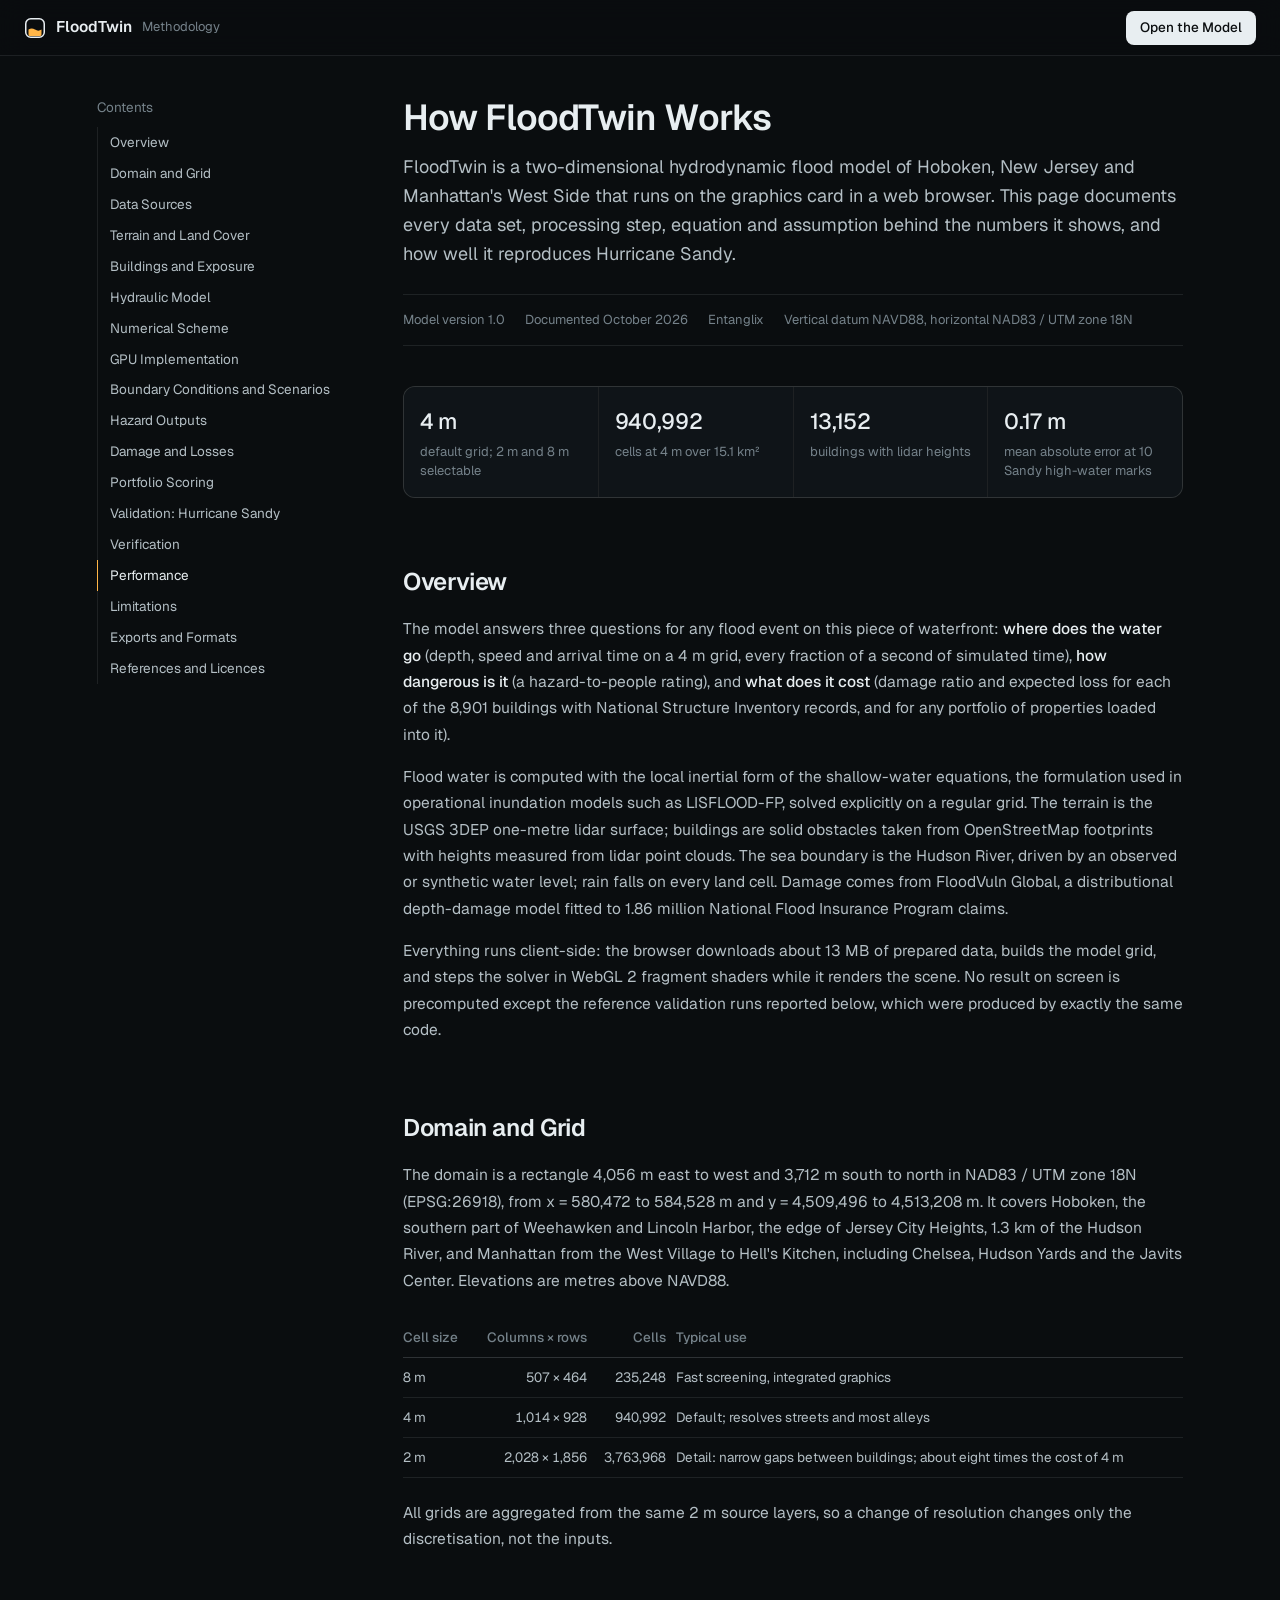
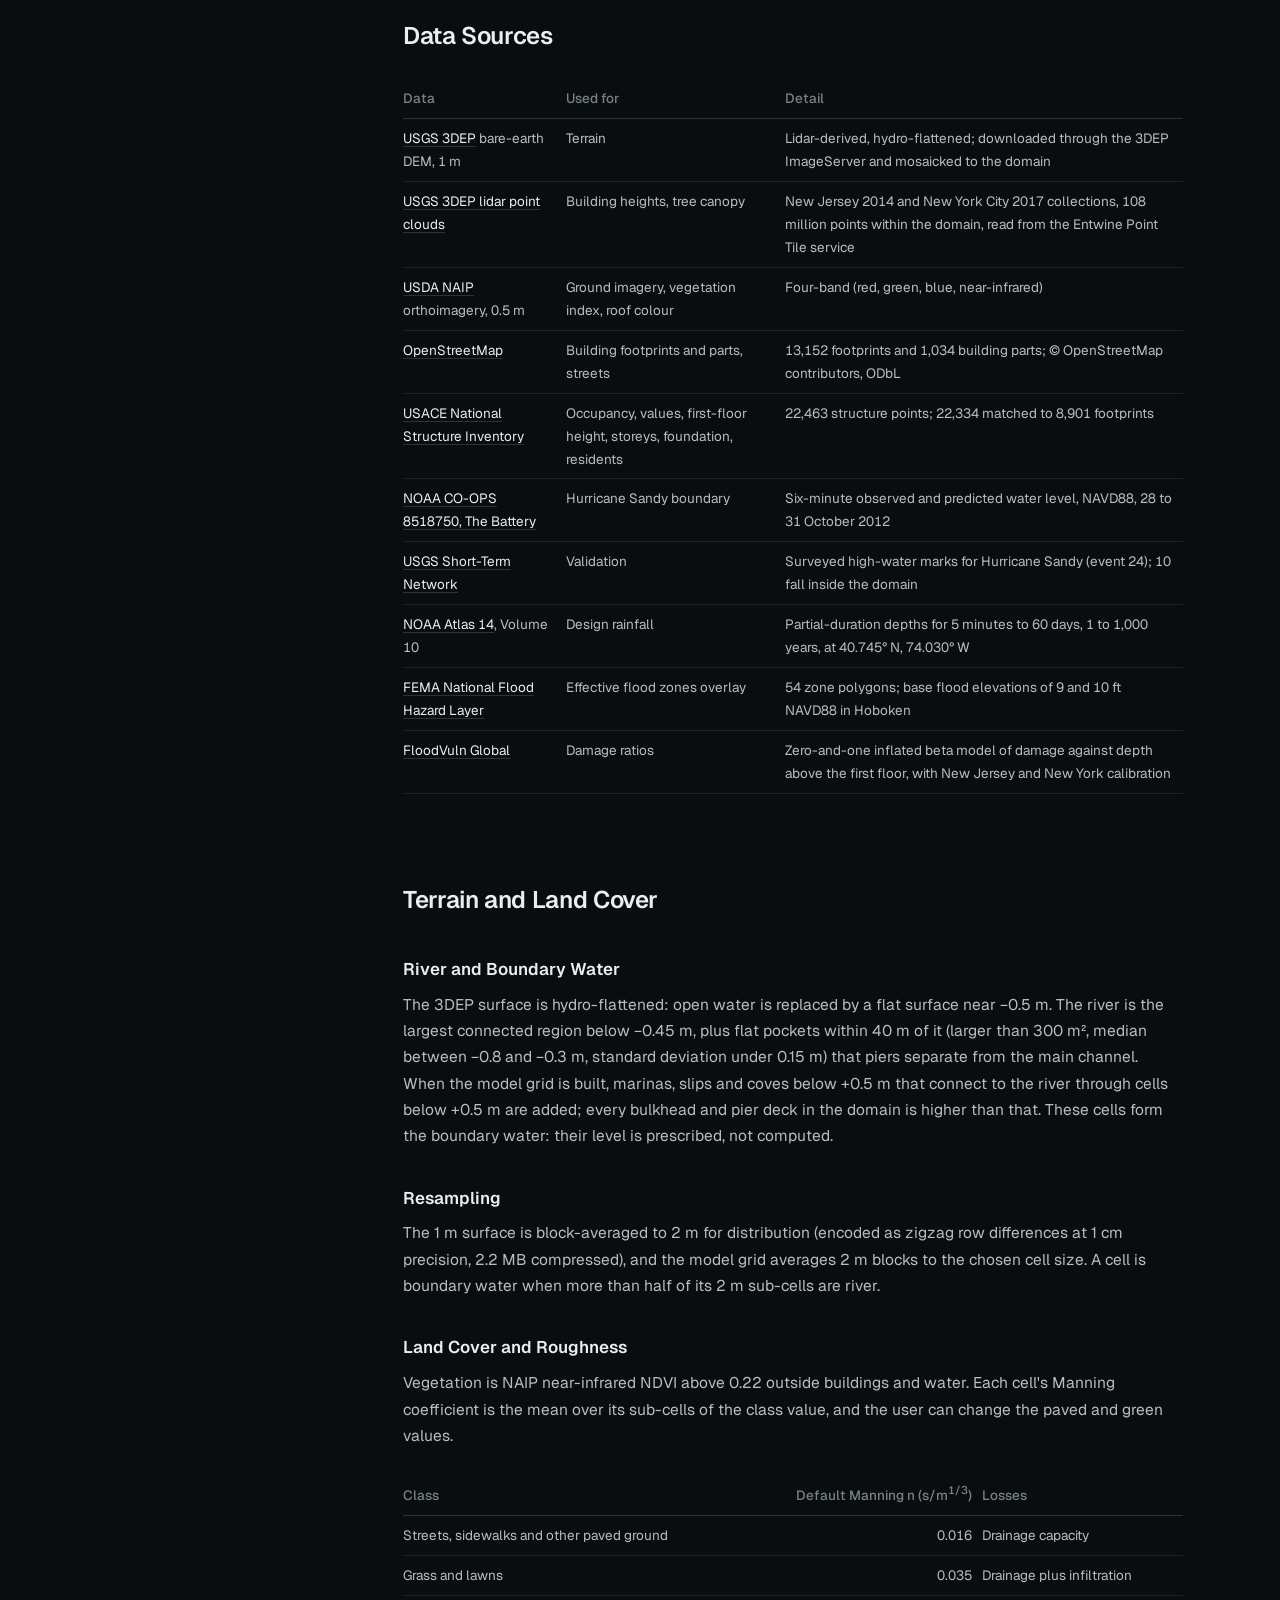
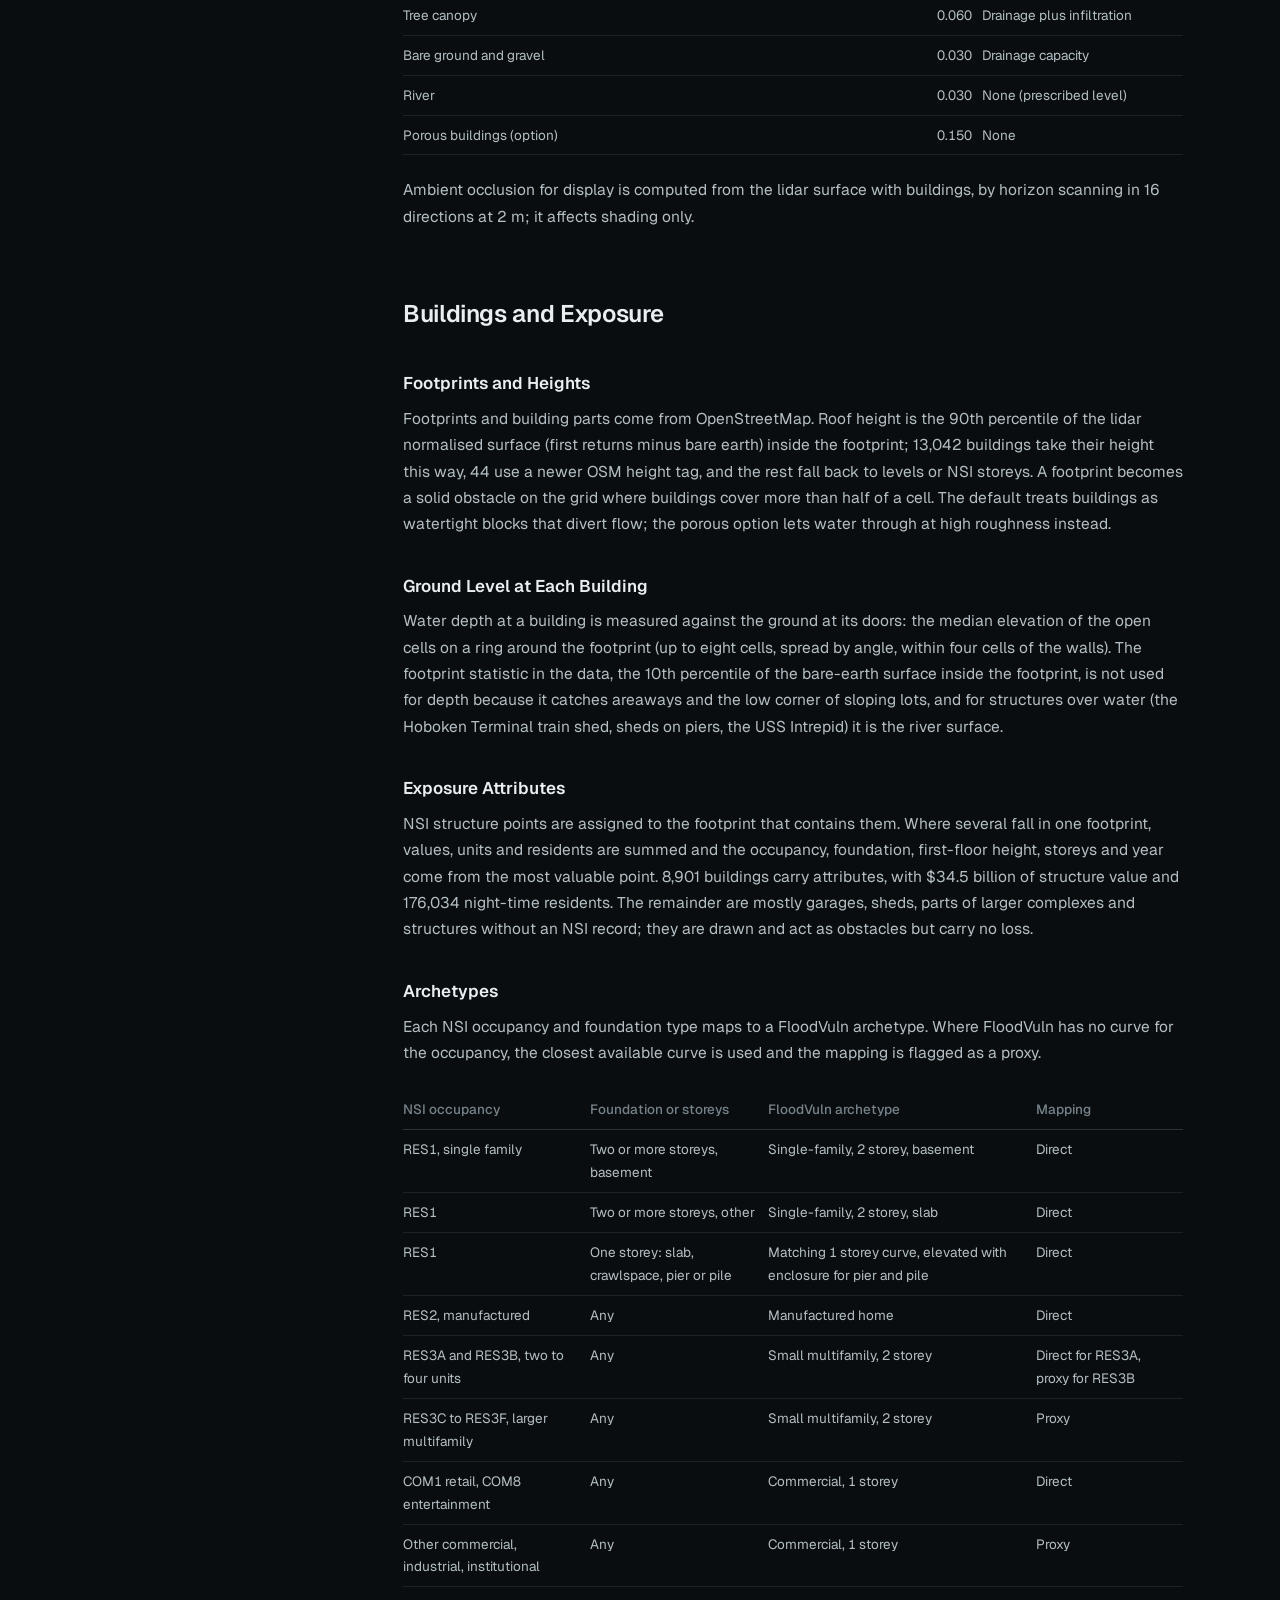
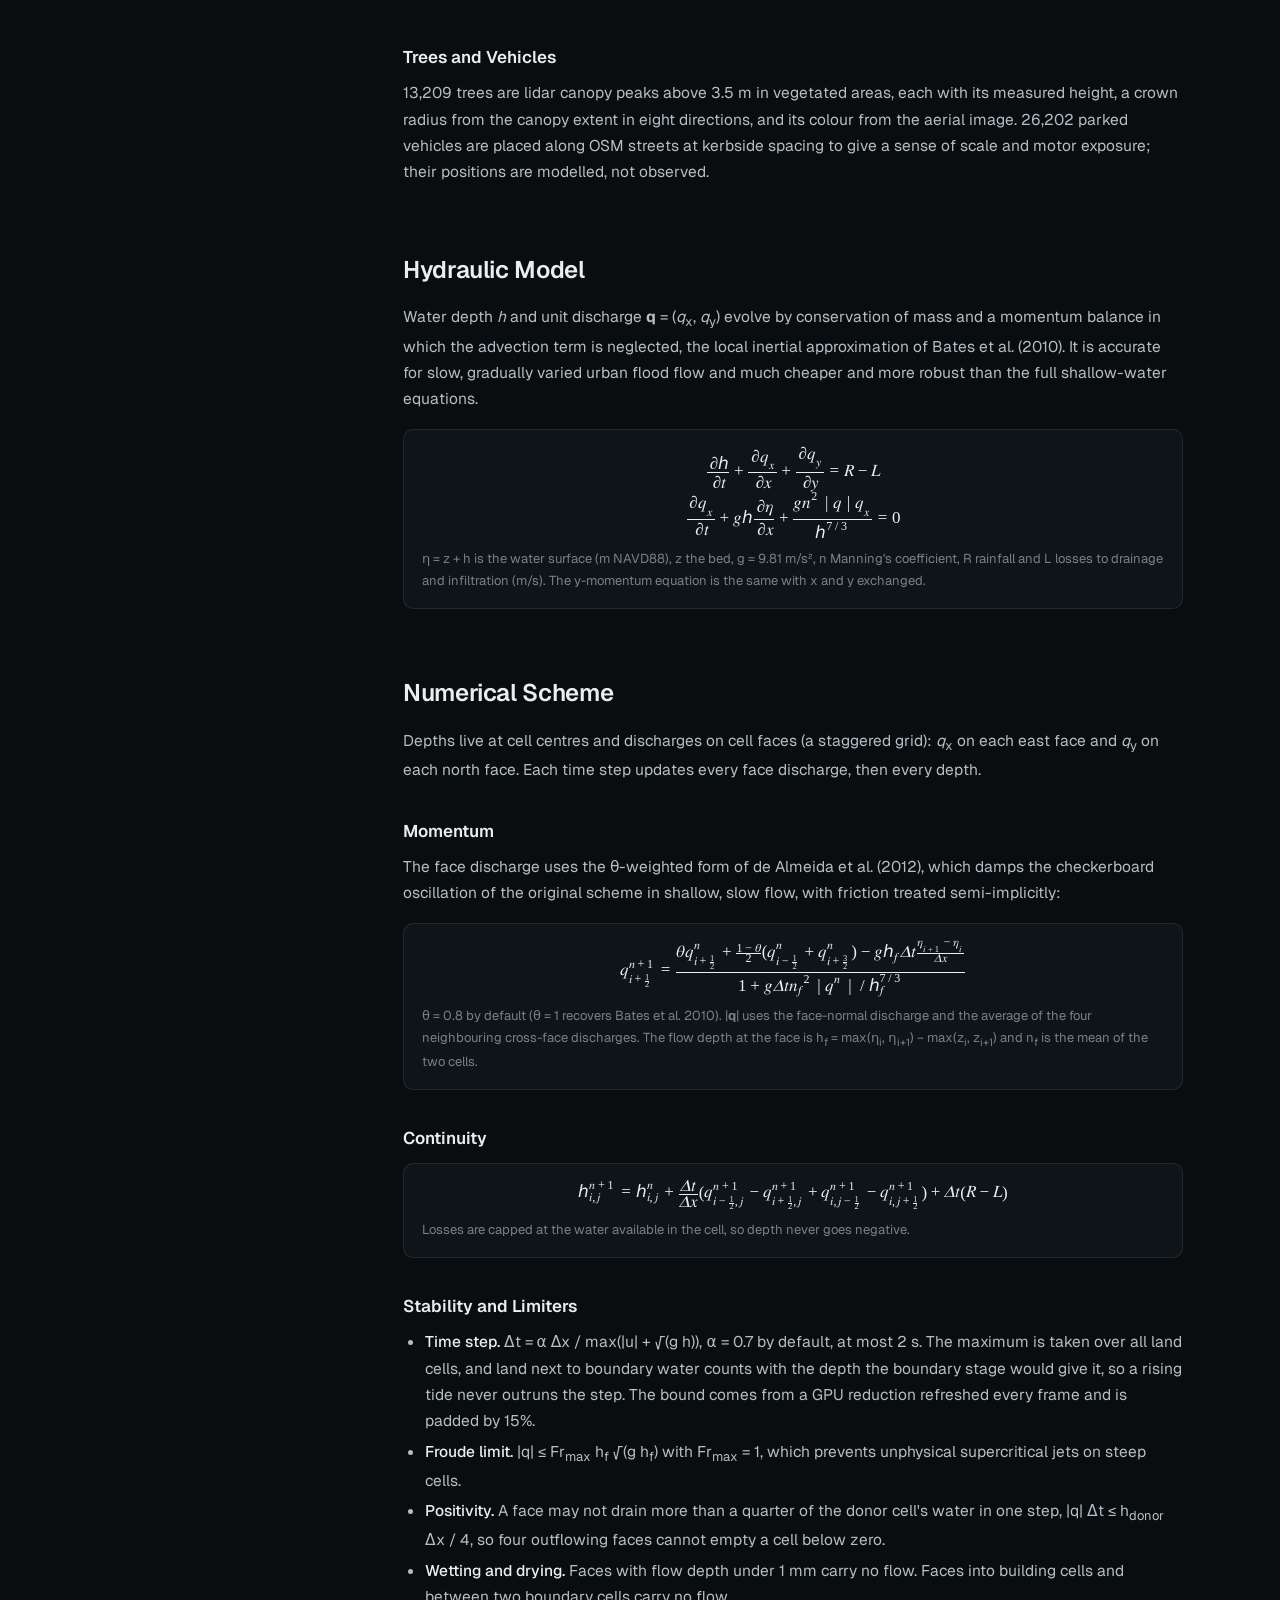
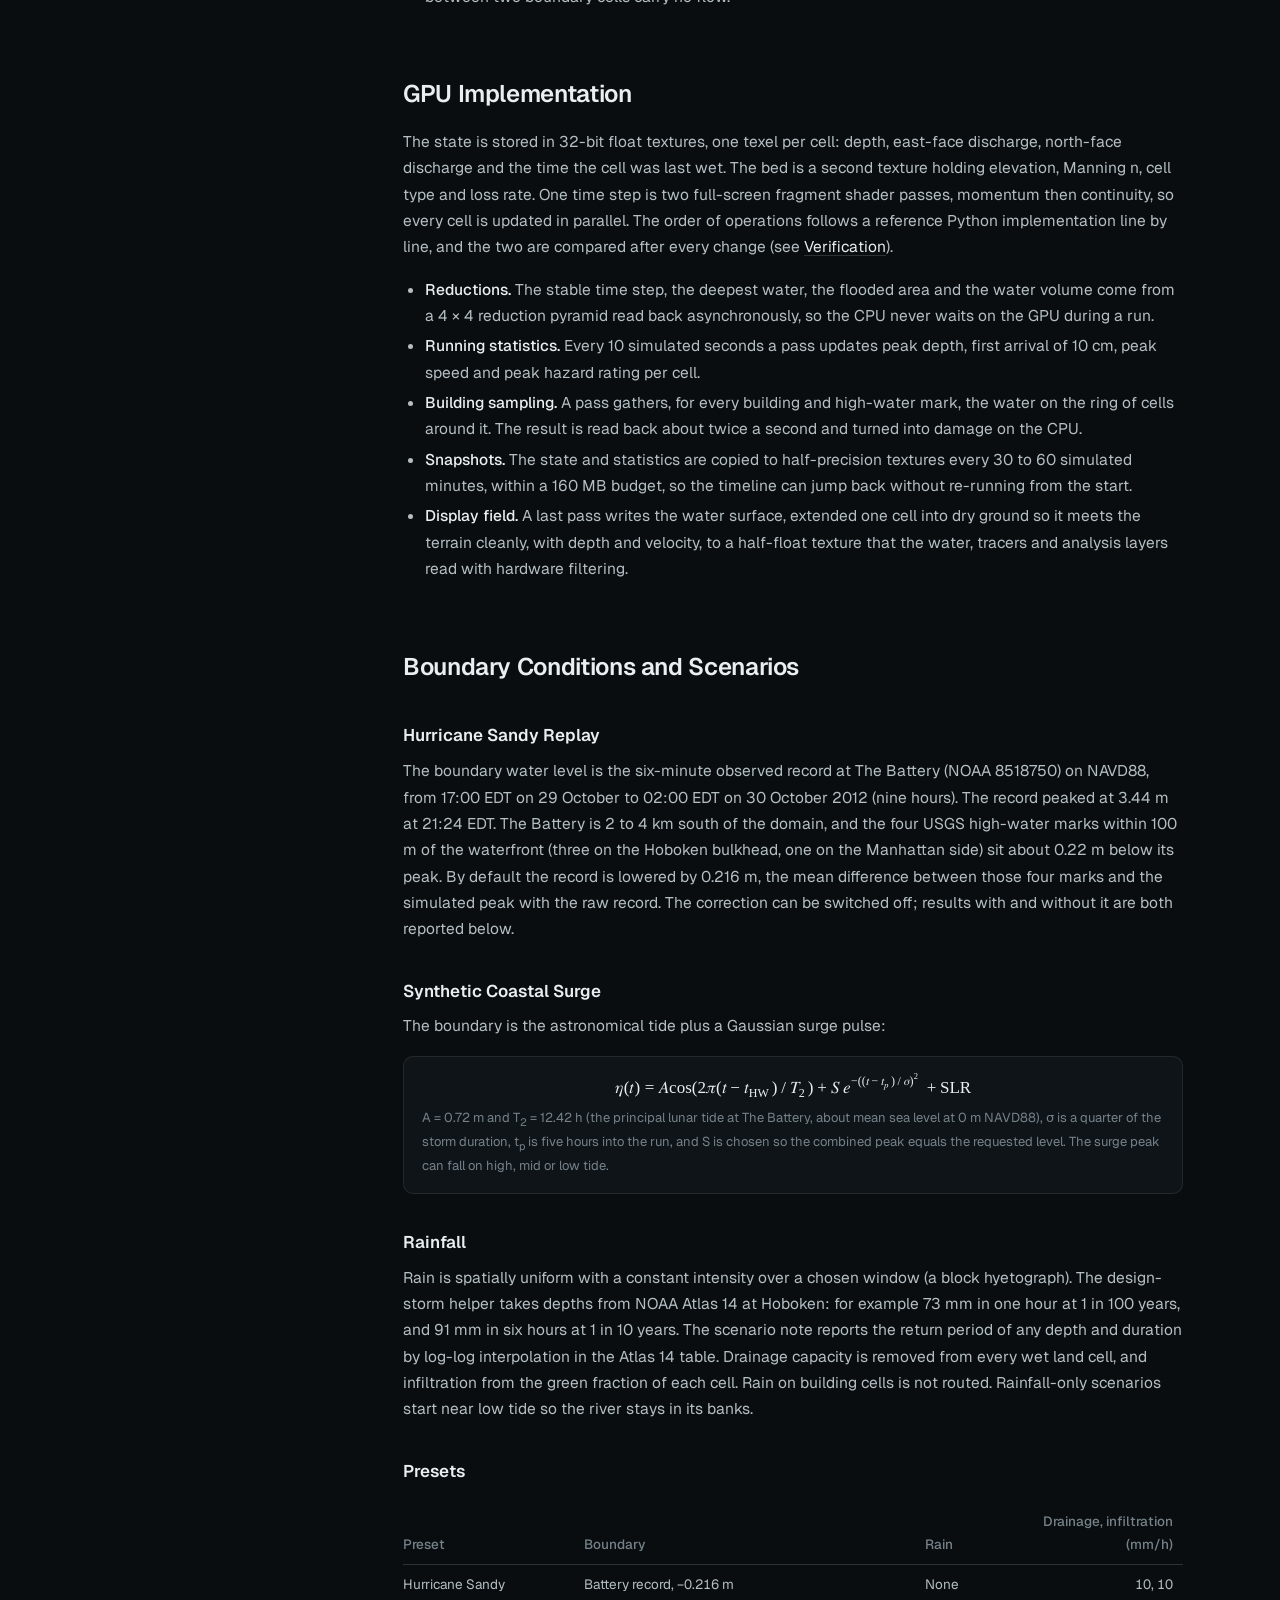
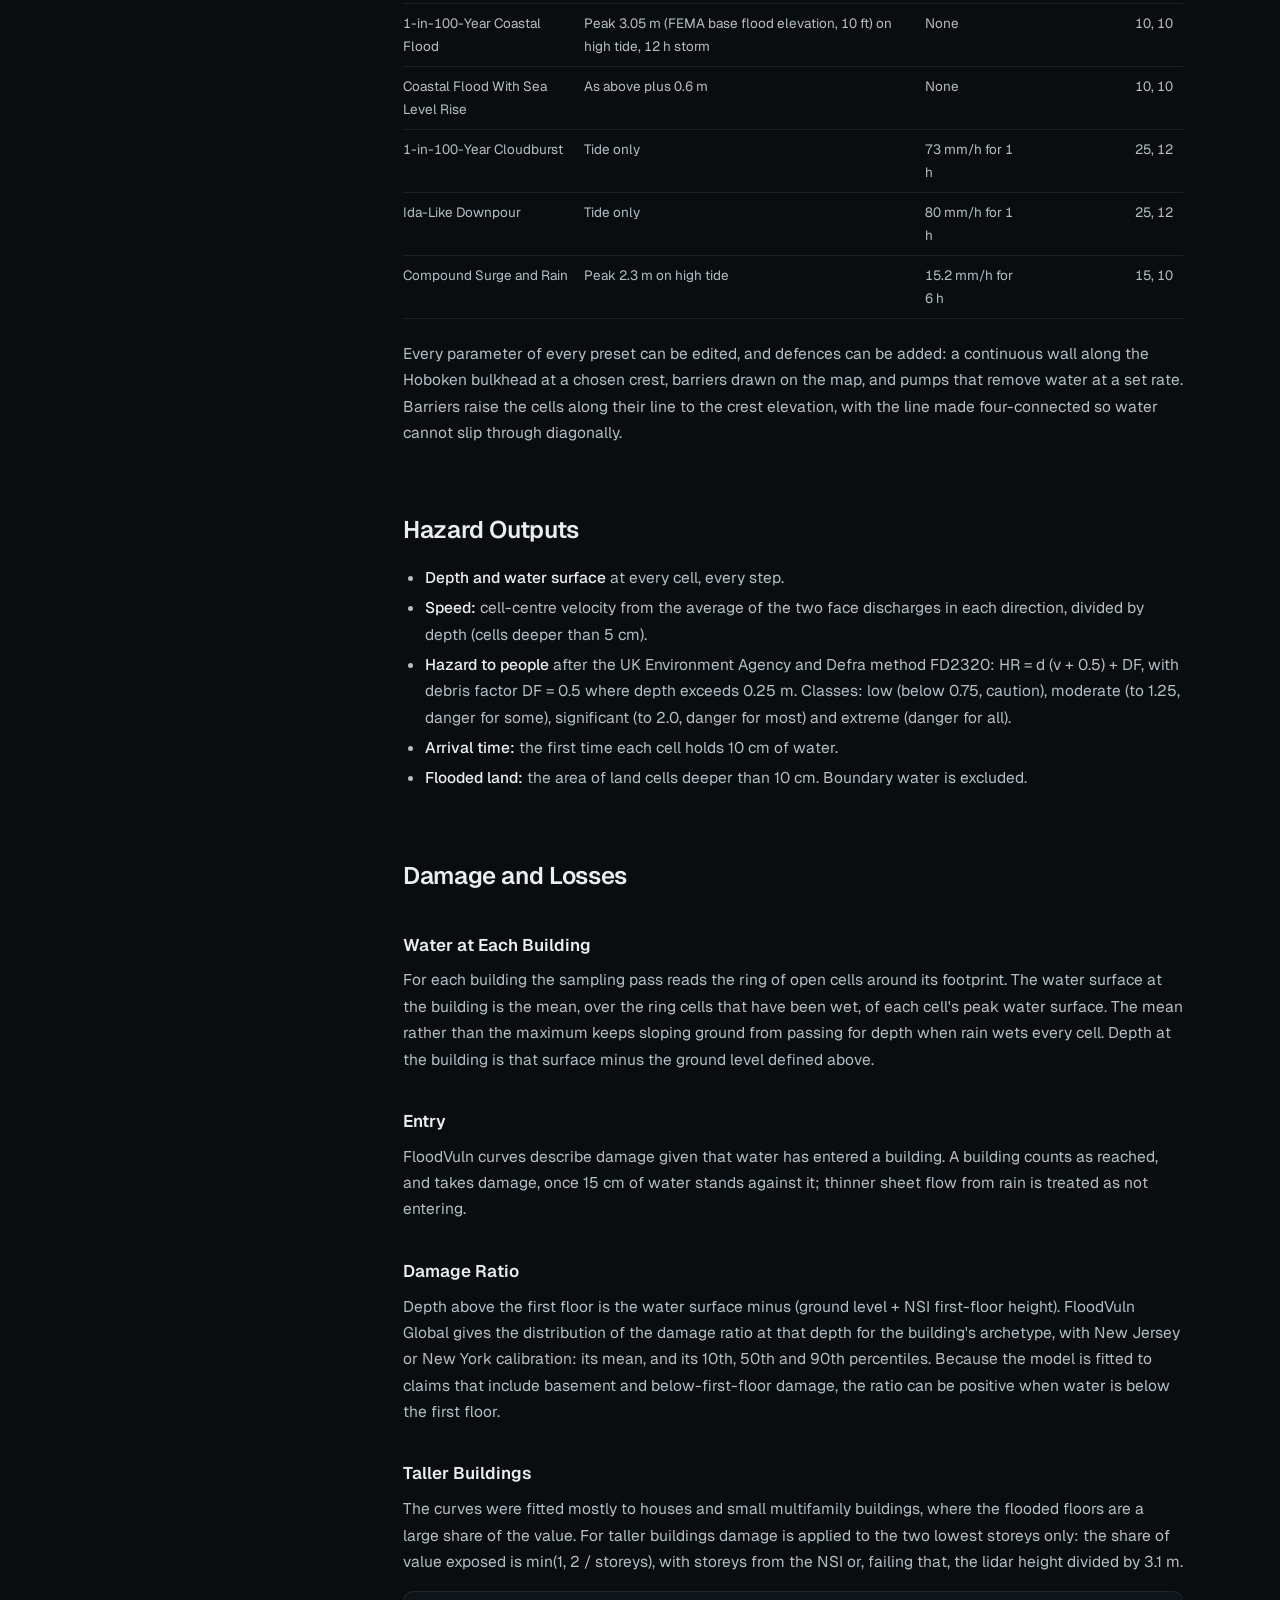
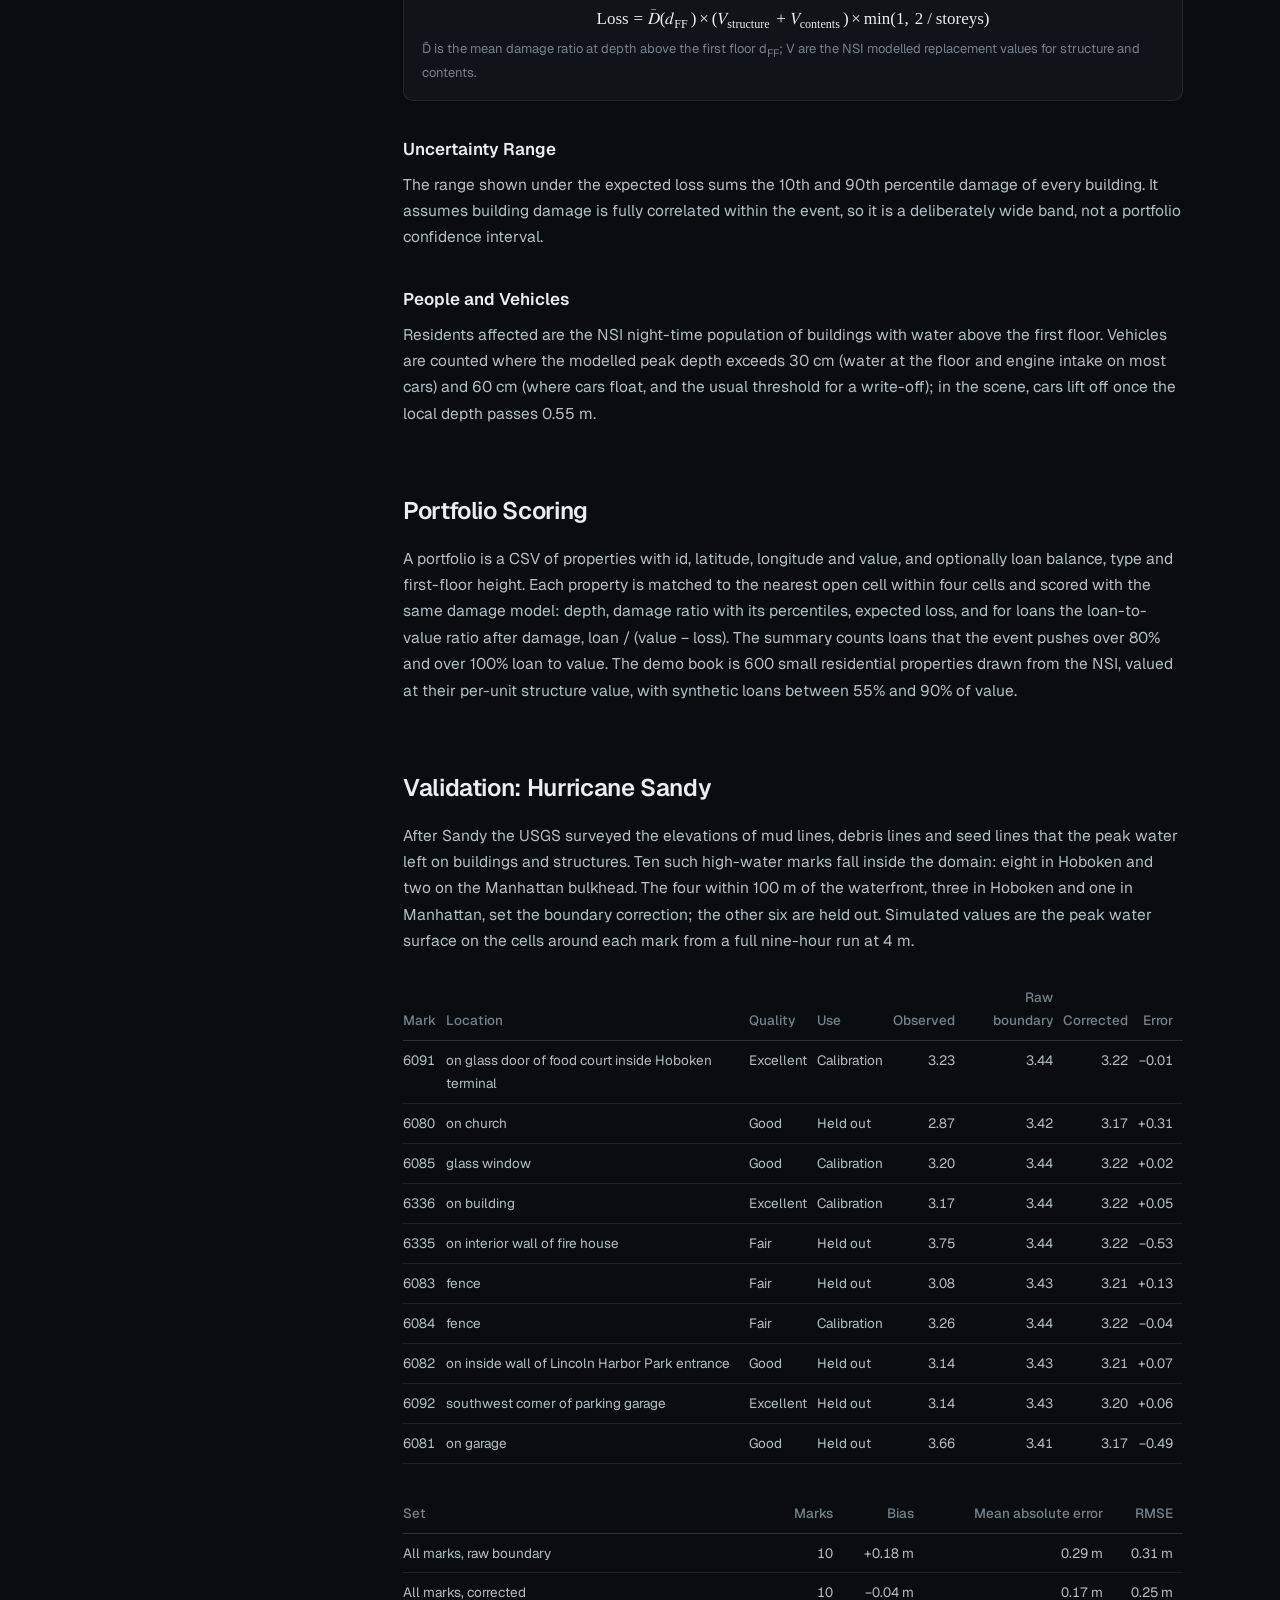
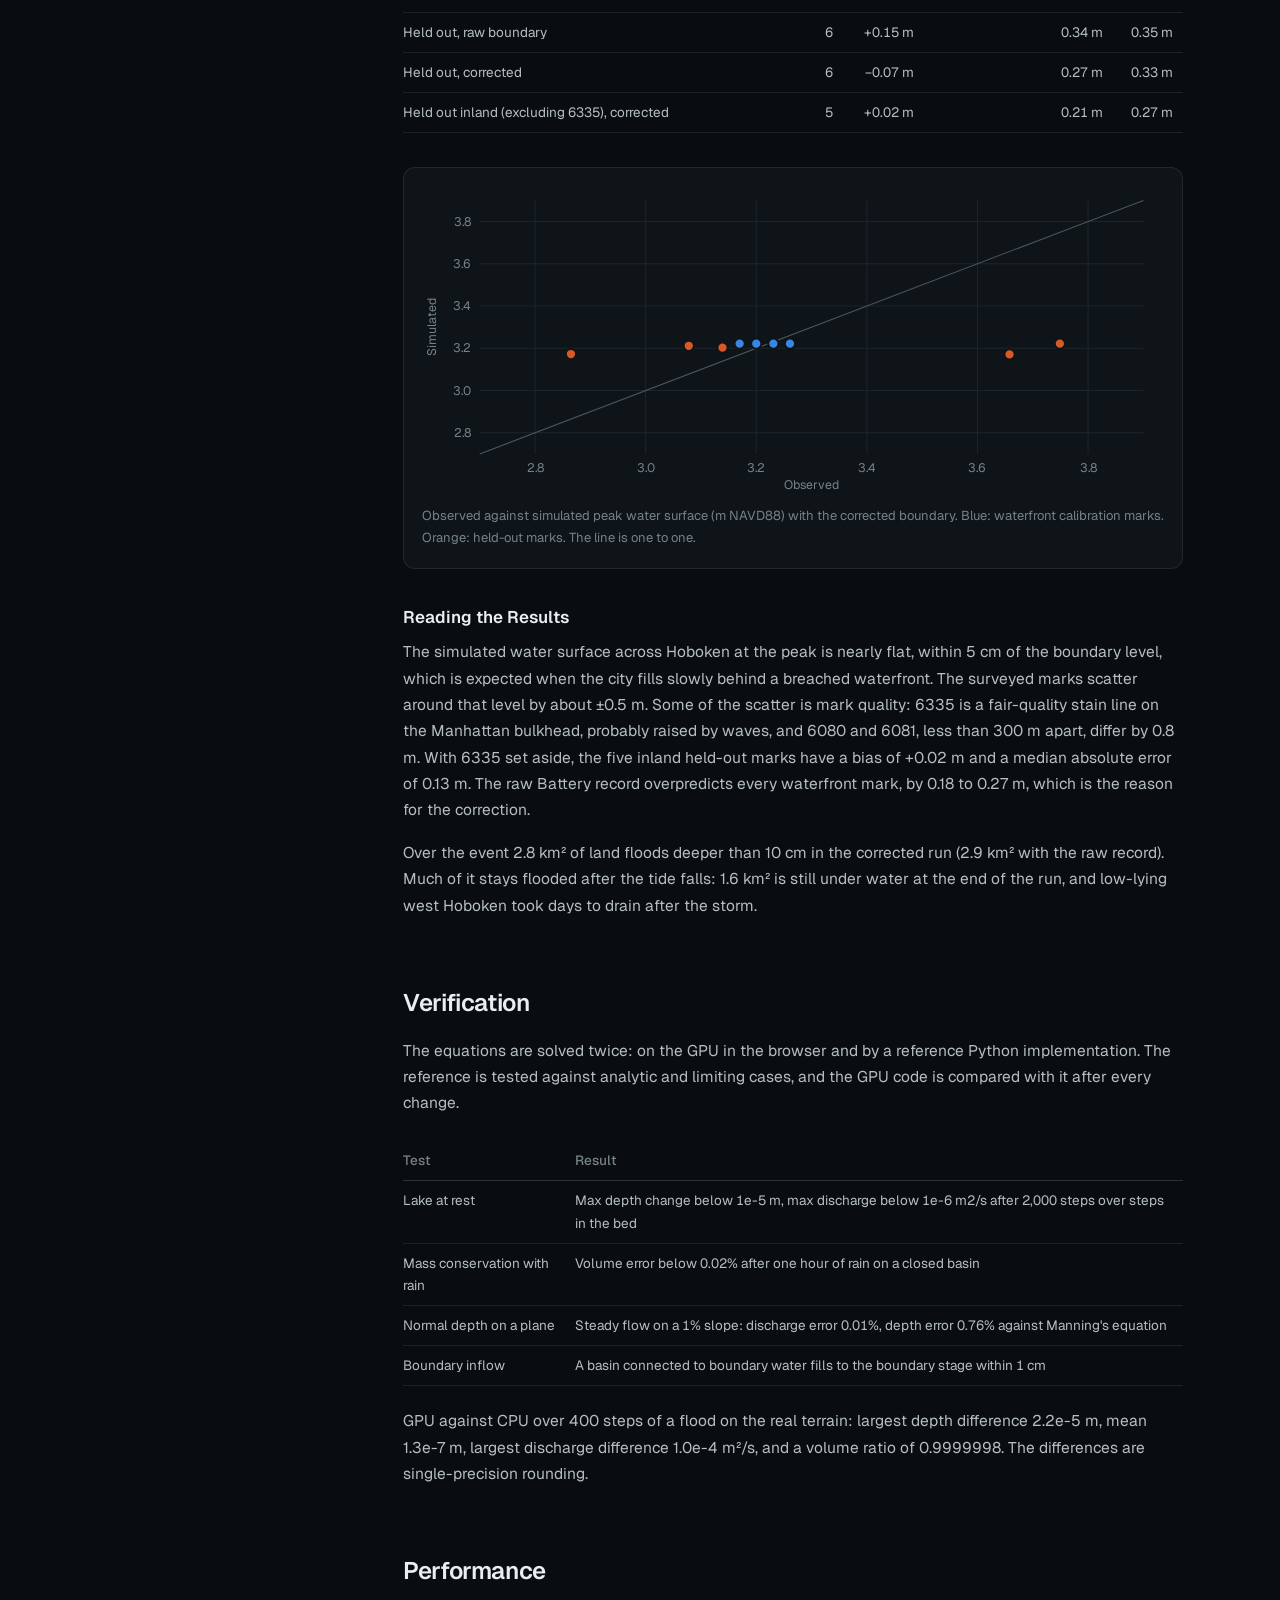
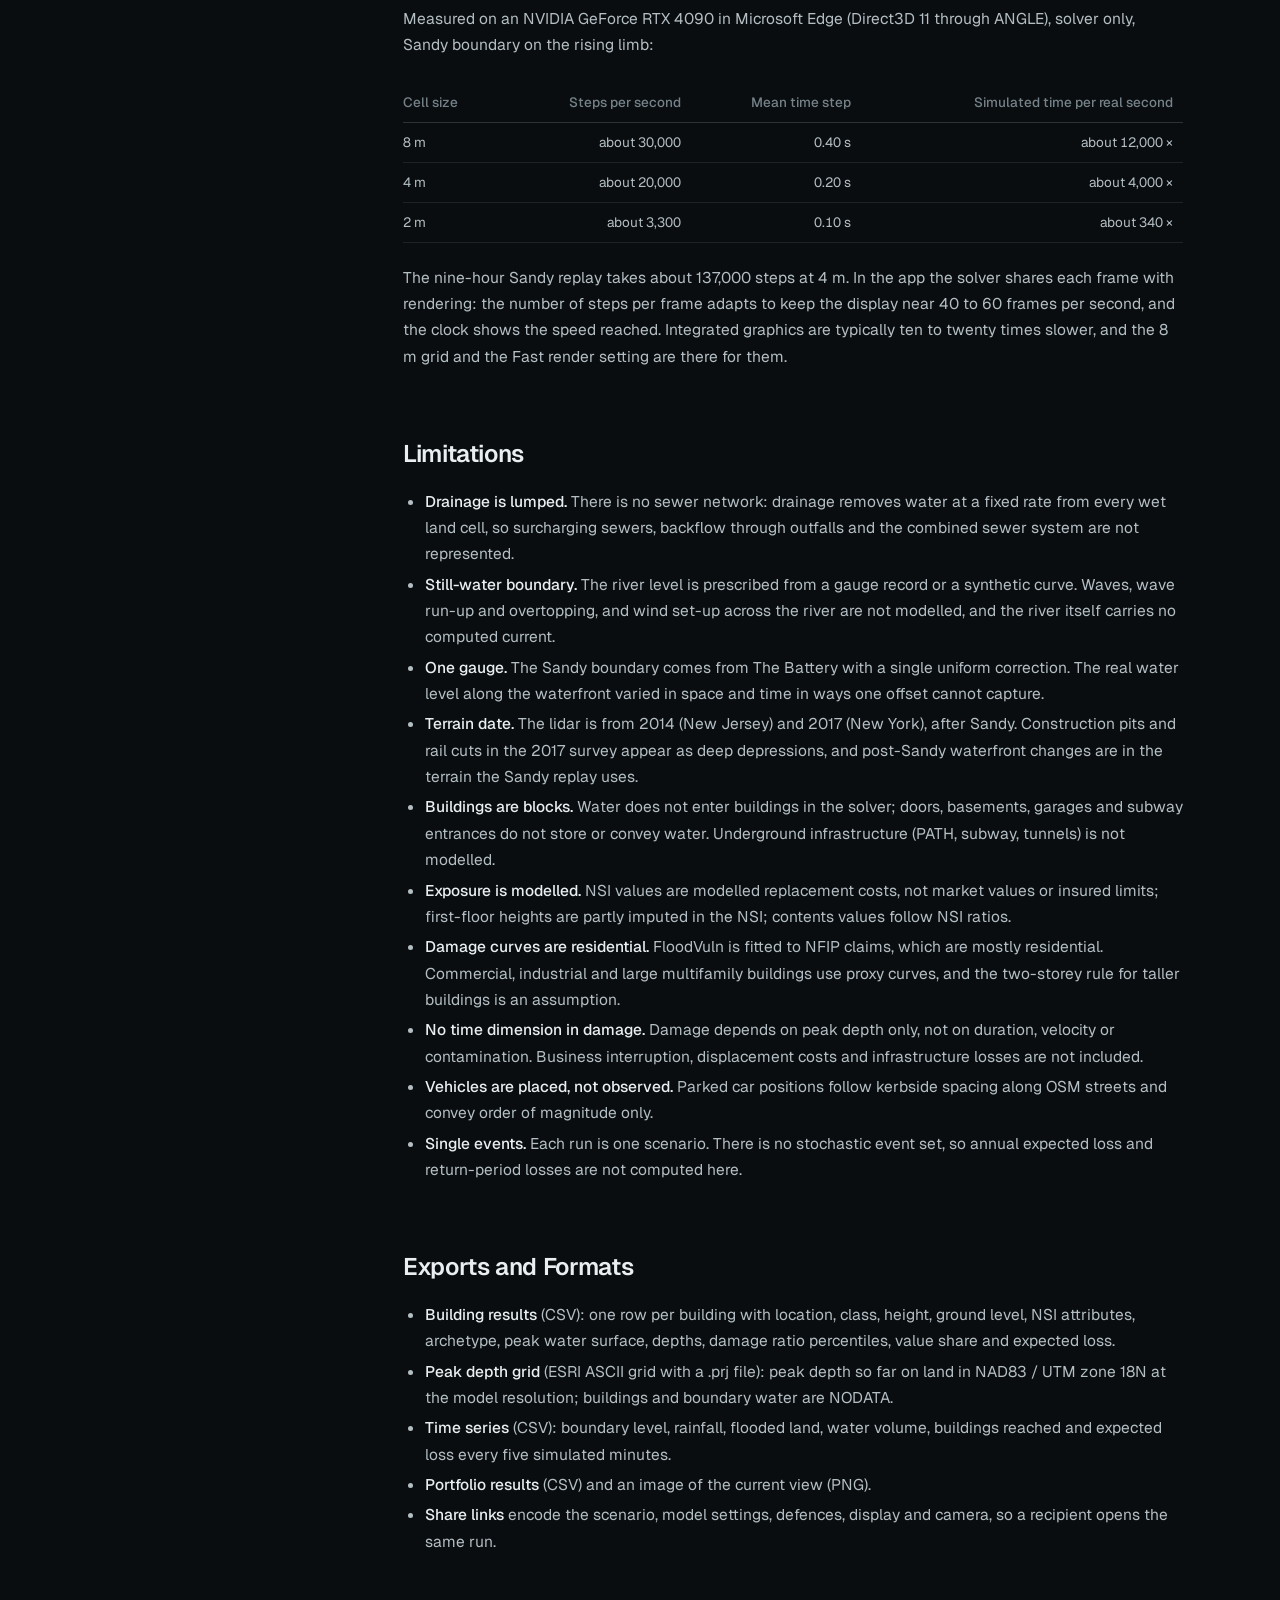
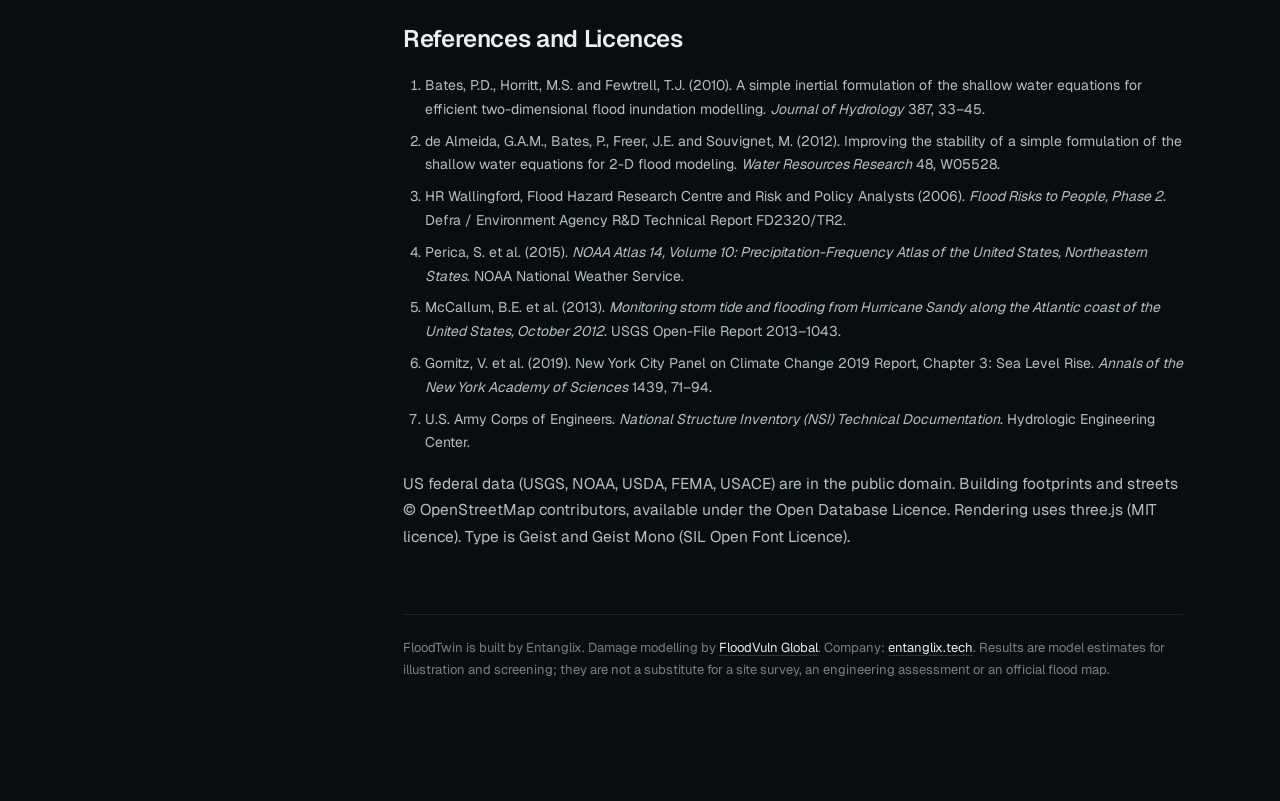
<file: docs/methodology.html>
<!doctype html>
<html lang="en">
<head>
<meta charset="utf-8">
<meta name="viewport" content="width=device-width, initial-scale=1">
<title>FloodTwin Methodology</title>
<meta name="description" content="How FloodTwin works: data, terrain and building processing, the GPU shallow-water solver, boundary conditions, damage and loss estimation, validation against Hurricane Sandy, verification and limitations.">
<link rel="icon" href="assets/favicon.svg" type="image/svg+xml">
<link rel="preconnect" href="https://fonts.googleapis.com">
<link rel="preconnect" href="https://fonts.gstatic.com" crossorigin>
<link href="https://fonts.googleapis.com/css2?family=Geist:wght@400;500;600&family=Geist+Mono:wght@400;500&display=swap" rel="stylesheet">
<style>
:root {
  --bg: #0a0d0f; --panel: #0f1418; --line: rgba(232, 240, 244, 0.09); --line-2: rgba(232, 240, 244, 0.16);
  --text: #e8eef1; --text-2: #b4bfc5; --text-3: #75828a; --accent: #ffb547;
  --font: 'Geist', system-ui, -apple-system, 'Segoe UI', sans-serif; --mono: 'Geist Mono', ui-monospace, Menlo, monospace;
  color-scheme: dark;
}
* { box-sizing: border-box; }
html { scroll-behavior: smooth; }
body { margin: 0; background: var(--bg); color: var(--text); font: 15.5px/1.7 var(--font); -webkit-font-smoothing: antialiased; }
a { color: var(--text); text-decoration-color: var(--line-2); text-underline-offset: 3px; }
a:hover { text-decoration-color: var(--text-2); }
header.top { position: sticky; top: 0; z-index: 5; display: flex; align-items: center; justify-content: space-between; gap: 16px; padding: 0 24px; height: 56px; background: rgba(10, 13, 15, 0.92); backdrop-filter: blur(12px); border-bottom: 1px solid var(--line); }
.brand { display: flex; align-items: center; gap: 10px; font-weight: 600; text-decoration: none; }
.brand small { font-weight: 400; color: var(--text-3); font-size: 13px; }
.btn { display: inline-flex; align-items: center; height: 34px; padding: 0 14px; border-radius: 8px; background: var(--text); color: #0b0e10; font-weight: 500; font-size: 13.5px; text-decoration: none; }
.layout { display: grid; grid-template-columns: 250px minmax(0, 780px); gap: 56px; justify-content: center; padding: 40px 24px 120px; }
nav.toc { position: sticky; top: 88px; align-self: start; font-size: 13.5px; max-height: calc(100vh - 110px); overflow: auto; }
nav.toc .toc-title { color: var(--text-3); margin-bottom: 8px; }
nav.toc a { display: block; padding: 4px 0 4px 12px; border-left: 1px solid var(--line); color: var(--text-2); text-decoration: none; }
nav.toc a:hover, nav.toc a.on { color: var(--text); border-left-color: var(--accent); }
main h1 { font-size: 36px; line-height: 1.2; letter-spacing: -0.025em; margin: 0 0 14px; font-weight: 600; }
.lede { font-size: 18px; color: var(--text-2); margin: 0 0 26px; line-height: 1.6; }
.meta { display: flex; flex-wrap: wrap; gap: 8px 20px; color: var(--text-3); font-size: 13px; padding: 14px 0; border-top: 1px solid var(--line); border-bottom: 1px solid var(--line); margin-bottom: 40px; }
h2 { font-size: 24px; letter-spacing: -0.015em; margin: 64px 0 14px; font-weight: 600; scroll-margin-top: 80px; }
h3 { font-size: 17px; margin: 34px 0 8px; font-weight: 600; scroll-margin-top: 80px; }
p { margin: 0 0 16px; color: var(--text-2); }
p strong, li strong { color: var(--text); font-weight: 500; }
ul, ol { color: var(--text-2); padding-left: 22px; margin: 0 0 16px; }
li { margin: 4px 0; }
code { font-family: var(--mono); font-size: 13px; background: rgba(255,255,255,0.06); padding: 1px 5px; border-radius: 4px; color: var(--text); }
.keyfacts { display: grid; grid-template-columns: repeat(4, 1fr); gap: 1px; background: var(--line); border: 1px solid var(--line); border-radius: 12px; overflow: hidden; margin: 10px 0 28px; }
.keyfacts div { background: var(--panel); padding: 16px; }
.keyfacts b { display: block; font-size: 22px; font-weight: 500; letter-spacing: -0.015em; }
.keyfacts span { color: var(--text-3); font-size: 13px; line-height: 1.45; display: block; margin-top: 2px; }
table { width: 100%; border-collapse: collapse; font-size: 13.5px; margin: 8px 0 22px; font-variant-numeric: tabular-nums; }
th { text-align: left; font-weight: 500; color: var(--text-3); padding: 8px 10px 8px 0; border-bottom: 1px solid var(--line-2); vertical-align: bottom; }
td { padding: 8px 10px 8px 0; border-bottom: 1px solid var(--line); color: var(--text-2); vertical-align: top; }
td.num, th.num { text-align: right; }
.table-wrap { overflow-x: auto; }
.eq { background: var(--panel); border: 1px solid var(--line); border-radius: 10px; padding: 16px 18px; margin: 10px 0 20px; overflow-x: auto; }
.eq math { font-size: 17px; color: var(--text); }
.eq .where { color: var(--text-3); font-size: 13px; margin-top: 10px; font-family: var(--font); }
.note { border-left: 2px solid var(--accent); padding: 4px 0 4px 16px; margin: 18px 0 22px; color: var(--text-2); }
.figure { background: var(--panel); border: 1px solid var(--line); border-radius: 12px; padding: 18px; margin: 12px 0 22px; }
.figure svg { display: block; width: 100%; height: auto; }
.figure .cap { color: var(--text-3); font-size: 13px; margin-top: 10px; }
.refs li { font-size: 14px; margin: 8px 0; }
footer { color: var(--text-3); font-size: 13px; border-top: 1px solid var(--line); padding-top: 22px; margin-top: 64px; }
@media (max-width: 1000px) { .layout { grid-template-columns: minmax(0, 1fr); gap: 0; } nav.toc { display: none; } .keyfacts { grid-template-columns: 1fr 1fr; } }
@media (max-width: 520px) { main h1 { font-size: 28px; } .keyfacts { grid-template-columns: 1fr; } header.top { padding: 0 14px; } .brand small { display: none; } }
</style>
</head>
<body>
<header class="top">
  <a class="brand" href="index.html">
    <svg viewBox="0 0 22 22" width="22" height="22" aria-hidden="true"><rect x="1.75" y="1.75" width="18.5" height="18.5" rx="5" fill="none" stroke="currentColor" stroke-width="1.5"/><path d="M4.5 12.6c2.2-1.5 4.2-1.5 6.5 0s4.3 1.5 6.5 0V17.5a1.5 1.5 0 0 1-1.5 1.5H6a1.5 1.5 0 0 1-1.5-1.5Z" fill="#ffb547"/></svg>
    FloodTwin <small>Methodology</small>
  </a>
  <a class="btn" href="index.html">Open the Model</a>
</header>

<div class="layout">
<nav class="toc" aria-label="Contents">
  <div class="toc-title">Contents</div>
  <a href="#overview">Overview</a>
  <a href="#domain">Domain and Grid</a>
  <a href="#data">Data Sources</a>
  <a href="#terrain">Terrain and Land Cover</a>
  <a href="#buildings">Buildings and Exposure</a>
  <a href="#hydraulics">Hydraulic Model</a>
  <a href="#numerics">Numerical Scheme</a>
  <a href="#gpu">GPU Implementation</a>
  <a href="#boundary">Boundary Conditions and Scenarios</a>
  <a href="#hazard">Hazard Outputs</a>
  <a href="#losses">Damage and Losses</a>
  <a href="#portfolio">Portfolio Scoring</a>
  <a href="#validation">Validation: Hurricane Sandy</a>
  <a href="#verification">Verification</a>
  <a href="#performance">Performance</a>
  <a href="#limitations">Limitations</a>
  <a href="#outputs">Exports and Formats</a>
  <a href="#references">References and Licences</a>
</nav>

<main>
<h1>How FloodTwin Works</h1>
<p class="lede">FloodTwin is a two-dimensional hydrodynamic flood model of Hoboken, New Jersey and Manhattan's West Side that runs on the graphics card in a web browser. This page documents every data set, processing step, equation and assumption behind the numbers it shows, and how well it reproduces Hurricane Sandy.</p>
<div class="meta"><span>Model version 1.0</span><span>Documented October 2026</span><span>Entanglix</span><span>Vertical datum NAVD88, horizontal NAD83 / UTM zone 18N</span></div>

<div class="keyfacts">
  <div><b>4 m</b><span>default grid; 2 m and 8 m selectable</span></div>
  <div><b>940,992</b><span>cells at 4 m over 15.1 km²</span></div>
  <div><b>13,152</b><span>buildings with lidar heights</span></div>
  <div><b>0.17 m</b><span>mean absolute error at 10 Sandy high-water marks</span></div>
</div>

<h2 id="overview">Overview</h2>
<p>The model answers three questions for any flood event on this piece of waterfront: <strong>where does the water go</strong> (depth, speed and arrival time on a 4 m grid, every fraction of a second of simulated time), <strong>how dangerous is it</strong> (a hazard-to-people rating), and <strong>what does it cost</strong> (damage ratio and expected loss for each of the 8,901 buildings with National Structure Inventory records, and for any portfolio of properties loaded into it).</p>
<p>Flood water is computed with the local inertial form of the shallow-water equations, the formulation used in operational inundation models such as LISFLOOD-FP, solved explicitly on a regular grid. The terrain is the USGS 3DEP one-metre lidar surface; buildings are solid obstacles taken from OpenStreetMap footprints with heights measured from lidar point clouds. The sea boundary is the Hudson River, driven by an observed or synthetic water level; rain falls on every land cell. Damage comes from FloodVuln Global, a distributional depth-damage model fitted to 1.86 million National Flood Insurance Program claims.</p>
<p>Everything runs client-side: the browser downloads about 13 MB of prepared data, builds the model grid, and steps the solver in WebGL 2 fragment shaders while it renders the scene. No result on screen is precomputed except the reference validation runs reported below, which were produced by exactly the same code.</p>

<h2 id="domain">Domain and Grid</h2>
<p>The domain is a rectangle 4,056 m east to west and 3,712 m south to north in NAD83 / UTM zone 18N (EPSG:26918), from x = 580,472 to 584,528 m and y = 4,509,496 to 4,513,208 m. It covers Hoboken, the southern part of Weehawken and Lincoln Harbor, the edge of Jersey City Heights, 1.3 km of the Hudson River, and Manhattan from the West Village to Hell's Kitchen, including Chelsea, Hudson Yards and the Javits Center. Elevations are metres above NAVD88.</p>
<div class="table-wrap"><table>
<tr><th>Cell size</th><th class="num">Columns × rows</th><th class="num">Cells</th><th>Typical use</th></tr>
<tr><td>8 m</td><td class="num">507 × 464</td><td class="num">235,248</td><td>Fast screening, integrated graphics</td></tr>
<tr><td>4 m</td><td class="num">1,014 × 928</td><td class="num">940,992</td><td>Default; resolves streets and most alleys</td></tr>
<tr><td>2 m</td><td class="num">2,028 × 1,856</td><td class="num">3,763,968</td><td>Detail: narrow gaps between buildings; about eight times the cost of 4 m</td></tr>
</table></div>
<p>All grids are aggregated from the same 2 m source layers, so a change of resolution changes only the discretisation, not the inputs.</p>

<h2 id="data">Data Sources</h2>
<div class="table-wrap"><table>
<tr><th>Data</th><th>Used for</th><th>Detail</th></tr>
<tr><td><a href="https://www.usgs.gov/3d-elevation-program">USGS 3DEP</a> bare-earth DEM, 1 m</td><td>Terrain</td><td>Lidar-derived, hydro-flattened; downloaded through the 3DEP ImageServer and mosaicked to the domain</td></tr>
<tr><td><a href="https://registry.opendata.aws/usgs-lidar/">USGS 3DEP lidar point clouds</a></td><td>Building heights, tree canopy</td><td>New Jersey 2014 and New York City 2017 collections, 108 million points within the domain, read from the Entwine Point Tile service</td></tr>
<tr><td><a href="https://naip-usdaonline.hub.arcgis.com/">USDA NAIP</a> orthoimagery, 0.5 m</td><td>Ground imagery, vegetation index, roof colour</td><td>Four-band (red, green, blue, near-infrared)</td></tr>
<tr><td><a href="https://www.openstreetmap.org/copyright">OpenStreetMap</a></td><td>Building footprints and parts, streets</td><td>13,152 footprints and 1,034 building parts; © OpenStreetMap contributors, ODbL</td></tr>
<tr><td><a href="https://www.hec.usace.army.mil/confluence/nsi">USACE National Structure Inventory</a></td><td>Occupancy, values, first-floor height, storeys, foundation, residents</td><td>22,463 structure points; 22,334 matched to 8,901 footprints</td></tr>
<tr><td><a href="https://tidesandcurrents.noaa.gov/stationhome.html?id=8518750">NOAA CO-OPS 8518750, The Battery</a></td><td>Hurricane Sandy boundary</td><td>Six-minute observed and predicted water level, NAVD88, 28 to 31 October 2012</td></tr>
<tr><td><a href="https://stn.wim.usgs.gov/FEV/">USGS Short-Term Network</a></td><td>Validation</td><td>Surveyed high-water marks for Hurricane Sandy (event 24); 10 fall inside the domain</td></tr>
<tr><td><a href="https://hdsc.nws.noaa.gov/pfds/">NOAA Atlas 14</a>, Volume 10</td><td>Design rainfall</td><td>Partial-duration depths for 5 minutes to 60 days, 1 to 1,000 years, at 40.745° N, 74.030° W</td></tr>
<tr><td><a href="https://www.fema.gov/flood-maps/national-flood-hazard-layer">FEMA National Flood Hazard Layer</a></td><td>Effective flood zones overlay</td><td>54 zone polygons; base flood elevations of 9 and 10 ft NAVD88 in Hoboken</td></tr>
<tr><td><a href="https://alanhuang116.github.io/floodvuln/">FloodVuln Global</a></td><td>Damage ratios</td><td>Zero-and-one inflated beta model of damage against depth above the first floor, with New Jersey and New York calibration</td></tr>
</table></div>

<h2 id="terrain">Terrain and Land Cover</h2>
<h3>River and Boundary Water</h3>
<p>The 3DEP surface is hydro-flattened: open water is replaced by a flat surface near −0.5 m. The river is the largest connected region below −0.45 m, plus flat pockets within 40 m of it (larger than 300 m², median between −0.8 and −0.3 m, standard deviation under 0.15 m) that piers separate from the main channel. When the model grid is built, marinas, slips and coves below +0.5 m that connect to the river through cells below +0.5 m are added; every bulkhead and pier deck in the domain is higher than that. These cells form the boundary water: their level is prescribed, not computed.</p>
<h3>Resampling</h3>
<p>The 1 m surface is block-averaged to 2 m for distribution (encoded as zigzag row differences at 1 cm precision, 2.2 MB compressed), and the model grid averages 2 m blocks to the chosen cell size. A cell is boundary water when more than half of its 2 m sub-cells are river.</p>
<h3>Land Cover and Roughness</h3>
<p>Vegetation is NAIP near-infrared NDVI above 0.22 outside buildings and water. Each cell's Manning coefficient is the mean over its sub-cells of the class value, and the user can change the paved and green values.</p>
<div class="table-wrap"><table>
<tr><th>Class</th><th class="num">Default Manning n (s/m<sup>1/3</sup>)</th><th>Losses</th></tr>
<tr><td>Streets, sidewalks and other paved ground</td><td class="num">0.016</td><td>Drainage capacity</td></tr>
<tr><td>Grass and lawns</td><td class="num">0.035</td><td>Drainage plus infiltration</td></tr>
<tr><td>Tree canopy</td><td class="num">0.060</td><td>Drainage plus infiltration</td></tr>
<tr><td>Bare ground and gravel</td><td class="num">0.030</td><td>Drainage capacity</td></tr>
<tr><td>River</td><td class="num">0.030</td><td>None (prescribed level)</td></tr>
<tr><td>Porous buildings (option)</td><td class="num">0.150</td><td>None</td></tr>
</table></div>
<p>Ambient occlusion for display is computed from the lidar surface with buildings, by horizon scanning in 16 directions at 2 m; it affects shading only.</p>

<h2 id="buildings">Buildings and Exposure</h2>
<h3>Footprints and Heights</h3>
<p>Footprints and building parts come from OpenStreetMap. Roof height is the 90th percentile of the lidar normalised surface (first returns minus bare earth) inside the footprint; 13,042 buildings take their height this way, 44 use a newer OSM height tag, and the rest fall back to levels or NSI storeys. A footprint becomes a solid obstacle on the grid where buildings cover more than half of a cell. The default treats buildings as watertight blocks that divert flow; the porous option lets water through at high roughness instead.</p>
<h3>Ground Level at Each Building</h3>
<p>Water depth at a building is measured against the ground at its doors: the median elevation of the open cells on a ring around the footprint (up to eight cells, spread by angle, within four cells of the walls). The footprint statistic in the data, the 10th percentile of the bare-earth surface inside the footprint, is not used for depth because it catches areaways and the low corner of sloping lots, and for structures over water (the Hoboken Terminal train shed, sheds on piers, the USS Intrepid) it is the river surface.</p>
<h3>Exposure Attributes</h3>
<p>NSI structure points are assigned to the footprint that contains them. Where several fall in one footprint, values, units and residents are summed and the occupancy, foundation, first-floor height, storeys and year come from the most valuable point. 8,901 buildings carry attributes, with $34.5 billion of structure value and 176,034 night-time residents. The remainder are mostly garages, sheds, parts of larger complexes and structures without an NSI record; they are drawn and act as obstacles but carry no loss.</p>
<h3>Archetypes</h3>
<p>Each NSI occupancy and foundation type maps to a FloodVuln archetype. Where FloodVuln has no curve for the occupancy, the closest available curve is used and the mapping is flagged as a proxy.</p>
<div class="table-wrap"><table>
<tr><th>NSI occupancy</th><th>Foundation or storeys</th><th>FloodVuln archetype</th><th>Mapping</th></tr>
<tr><td>RES1, single family</td><td>Two or more storeys, basement</td><td>Single-family, 2 storey, basement</td><td>Direct</td></tr>
<tr><td>RES1</td><td>Two or more storeys, other</td><td>Single-family, 2 storey, slab</td><td>Direct</td></tr>
<tr><td>RES1</td><td>One storey: slab, crawlspace, pier or pile</td><td>Matching 1 storey curve, elevated with enclosure for pier and pile</td><td>Direct</td></tr>
<tr><td>RES2, manufactured</td><td>Any</td><td>Manufactured home</td><td>Direct</td></tr>
<tr><td>RES3A and RES3B, two to four units</td><td>Any</td><td>Small multifamily, 2 storey</td><td>Direct for RES3A, proxy for RES3B</td></tr>
<tr><td>RES3C to RES3F, larger multifamily</td><td>Any</td><td>Small multifamily, 2 storey</td><td>Proxy</td></tr>
<tr><td>COM1 retail, COM8 entertainment</td><td>Any</td><td>Commercial, 1 storey</td><td>Direct</td></tr>
<tr><td>Other commercial, industrial, institutional</td><td>Any</td><td>Commercial, 1 storey</td><td>Proxy</td></tr>
</table></div>
<h3>Trees and Vehicles</h3>
<p>13,209 trees are lidar canopy peaks above 3.5 m in vegetated areas, each with its measured height, a crown radius from the canopy extent in eight directions, and its colour from the aerial image. 26,202 parked vehicles are placed along OSM streets at kerbside spacing to give a sense of scale and motor exposure; their positions are modelled, not observed.</p>

<h2 id="hydraulics">Hydraulic Model</h2>
<p>Water depth <i>h</i> and unit discharge <b>q</b> = (<i>q</i><sub>x</sub>, <i>q</i><sub>y</sub>) evolve by conservation of mass and a momentum balance in which the advection term is neglected, the local inertial approximation of Bates et al. (2010). It is accurate for slow, gradually varied urban flood flow and much cheaper and more robust than the full shallow-water equations.</p>
<div class="eq">
<math display="block"><mfrac><mrow><mo>∂</mo><mi>h</mi></mrow><mrow><mo>∂</mo><mi>t</mi></mrow></mfrac><mo>+</mo><mfrac><mrow><mo>∂</mo><msub><mi>q</mi><mi>x</mi></msub></mrow><mrow><mo>∂</mo><mi>x</mi></mrow></mfrac><mo>+</mo><mfrac><mrow><mo>∂</mo><msub><mi>q</mi><mi>y</mi></msub></mrow><mrow><mo>∂</mo><mi>y</mi></mrow></mfrac><mo>=</mo><mi>R</mi><mo>−</mo><mi>L</mi></math>
<math display="block"><mfrac><mrow><mo>∂</mo><msub><mi>q</mi><mi>x</mi></msub></mrow><mrow><mo>∂</mo><mi>t</mi></mrow></mfrac><mo>+</mo><mi>g</mi><mi>h</mi><mfrac><mrow><mo>∂</mo><mi>η</mi></mrow><mrow><mo>∂</mo><mi>x</mi></mrow></mfrac><mo>+</mo><mfrac><mrow><mi>g</mi><msup><mi>n</mi><mn>2</mn></msup><mo>|</mo><mi mathvariant="bold">q</mi><mo>|</mo><msub><mi>q</mi><mi>x</mi></msub></mrow><msup><mi>h</mi><mrow><mn>7</mn><mo>/</mo><mn>3</mn></mrow></msup></mfrac><mo>=</mo><mn>0</mn></math>
<div class="where">η = z + h is the water surface (m NAVD88), z the bed, g = 9.81 m/s², n Manning's coefficient, R rainfall and L losses to drainage and infiltration (m/s). The y-momentum equation is the same with x and y exchanged.</div>
</div>

<h2 id="numerics">Numerical Scheme</h2>
<p>Depths live at cell centres and discharges on cell faces (a staggered grid): <i>q</i><sub>x</sub> on each east face and <i>q</i><sub>y</sub> on each north face. Each time step updates every face discharge, then every depth.</p>
<h3>Momentum</h3>
<p>The face discharge uses the θ-weighted form of de Almeida et al. (2012), which damps the checkerboard oscillation of the original scheme in shallow, slow flow, with friction treated semi-implicitly:</p>
<div class="eq">
<math display="block"><msubsup><mi>q</mi><mrow><mi>i</mi><mo>+</mo><mfrac><mn>1</mn><mn>2</mn></mfrac></mrow><mrow><mi>n</mi><mo>+</mo><mn>1</mn></mrow></msubsup><mo>=</mo><mfrac><mrow><mi>θ</mi><msubsup><mi>q</mi><mrow><mi>i</mi><mo>+</mo><mfrac><mn>1</mn><mn>2</mn></mfrac></mrow><mi>n</mi></msubsup><mo>+</mo><mfrac><mrow><mn>1</mn><mo>−</mo><mi>θ</mi></mrow><mn>2</mn></mfrac><mrow><mo>(</mo><msubsup><mi>q</mi><mrow><mi>i</mi><mo>−</mo><mfrac><mn>1</mn><mn>2</mn></mfrac></mrow><mi>n</mi></msubsup><mo>+</mo><msubsup><mi>q</mi><mrow><mi>i</mi><mo>+</mo><mfrac><mn>3</mn><mn>2</mn></mfrac></mrow><mi>n</mi></msubsup><mo>)</mo></mrow><mo>−</mo><mi>g</mi><msub><mi>h</mi><mi>f</mi></msub><mi>Δ</mi><mi>t</mi><mfrac><mrow><msub><mi>η</mi><mrow><mi>i</mi><mo>+</mo><mn>1</mn></mrow></msub><mo>−</mo><msub><mi>η</mi><mi>i</mi></msub></mrow><mrow><mi>Δ</mi><mi>x</mi></mrow></mfrac></mrow><mrow><mn>1</mn><mo>+</mo><mi>g</mi><mi>Δ</mi><mi>t</mi><msup><msub><mi>n</mi><mi>f</mi></msub><mn>2</mn></msup><mo>|</mo><msup><mi mathvariant="bold">q</mi><mi>n</mi></msup><mo>|</mo><mo>/</mo><msubsup><mi>h</mi><mi>f</mi><mrow><mn>7</mn><mo>/</mo><mn>3</mn></mrow></msubsup></mrow></mfrac></math>
<div class="where">θ = 0.8 by default (θ = 1 recovers Bates et al. 2010). |<b>q</b>| uses the face-normal discharge and the average of the four neighbouring cross-face discharges. The flow depth at the face is h<sub>f</sub> = max(η<sub>i</sub>, η<sub>i+1</sub>) − max(z<sub>i</sub>, z<sub>i+1</sub>) and n<sub>f</sub> is the mean of the two cells.</div>
</div>
<h3>Continuity</h3>
<div class="eq">
<math display="block"><msubsup><mi>h</mi><mrow><mi>i</mi><mo>,</mo><mi>j</mi></mrow><mrow><mi>n</mi><mo>+</mo><mn>1</mn></mrow></msubsup><mo>=</mo><msubsup><mi>h</mi><mrow><mi>i</mi><mo>,</mo><mi>j</mi></mrow><mi>n</mi></msubsup><mo>+</mo><mfrac><mrow><mi>Δ</mi><mi>t</mi></mrow><mrow><mi>Δ</mi><mi>x</mi></mrow></mfrac><mrow><mo>(</mo><msubsup><mi>q</mi><mrow><mi>i</mi><mo>−</mo><mfrac><mn>1</mn><mn>2</mn></mfrac><mo>,</mo><mi>j</mi></mrow><mrow><mi>n</mi><mo>+</mo><mn>1</mn></mrow></msubsup><mo>−</mo><msubsup><mi>q</mi><mrow><mi>i</mi><mo>+</mo><mfrac><mn>1</mn><mn>2</mn></mfrac><mo>,</mo><mi>j</mi></mrow><mrow><mi>n</mi><mo>+</mo><mn>1</mn></mrow></msubsup><mo>+</mo><msubsup><mi>q</mi><mrow><mi>i</mi><mo>,</mo><mi>j</mi><mo>−</mo><mfrac><mn>1</mn><mn>2</mn></mfrac></mrow><mrow><mi>n</mi><mo>+</mo><mn>1</mn></mrow></msubsup><mo>−</mo><msubsup><mi>q</mi><mrow><mi>i</mi><mo>,</mo><mi>j</mi><mo>+</mo><mfrac><mn>1</mn><mn>2</mn></mfrac></mrow><mrow><mi>n</mi><mo>+</mo><mn>1</mn></mrow></msubsup><mo>)</mo></mrow><mo>+</mo><mi>Δ</mi><mi>t</mi><mo>(</mo><mi>R</mi><mo>−</mo><mi>L</mi><mo>)</mo></math>
<div class="where">Losses are capped at the water available in the cell, so depth never goes negative.</div>
</div>
<h3>Stability and Limiters</h3>
<ul>
<li><strong>Time step.</strong> Δt = α Δx / max(|u| + √(g h)), α = 0.7 by default, at most 2 s. The maximum is taken over all land cells, and land next to boundary water counts with the depth the boundary stage would give it, so a rising tide never outruns the step. The bound comes from a GPU reduction refreshed every frame and is padded by 15%.</li>
<li><strong>Froude limit.</strong> |q| ≤ Fr<sub>max</sub> h<sub>f</sub> √(g h<sub>f</sub>) with Fr<sub>max</sub> = 1, which prevents unphysical supercritical jets on steep cells.</li>
<li><strong>Positivity.</strong> A face may not drain more than a quarter of the donor cell's water in one step, |q| Δt ≤ h<sub>donor</sub> Δx / 4, so four outflowing faces cannot empty a cell below zero.</li>
<li><strong>Wetting and drying.</strong> Faces with flow depth under 1 mm carry no flow. Faces into building cells and between two boundary cells carry no flow.</li>
</ul>

<h2 id="gpu">GPU Implementation</h2>
<p>The state is stored in 32-bit float textures, one texel per cell: depth, east-face discharge, north-face discharge and the time the cell was last wet. The bed is a second texture holding elevation, Manning n, cell type and loss rate. One time step is two full-screen fragment shader passes, momentum then continuity, so every cell is updated in parallel. The order of operations follows a reference Python implementation line by line, and the two are compared after every change (see <a href="#verification">Verification</a>).</p>
<ul>
<li><strong>Reductions.</strong> The stable time step, the deepest water, the flooded area and the water volume come from a 4 × 4 reduction pyramid read back asynchronously, so the CPU never waits on the GPU during a run.</li>
<li><strong>Running statistics.</strong> Every 10 simulated seconds a pass updates peak depth, first arrival of 10 cm, peak speed and peak hazard rating per cell.</li>
<li><strong>Building sampling.</strong> A pass gathers, for every building and high-water mark, the water on the ring of cells around it. The result is read back about twice a second and turned into damage on the CPU.</li>
<li><strong>Snapshots.</strong> The state and statistics are copied to half-precision textures every 30 to 60 simulated minutes, within a 160 MB budget, so the timeline can jump back without re-running from the start.</li>
<li><strong>Display field.</strong> A last pass writes the water surface, extended one cell into dry ground so it meets the terrain cleanly, with depth and velocity, to a half-float texture that the water, tracers and analysis layers read with hardware filtering.</li>
</ul>

<h2 id="boundary">Boundary Conditions and Scenarios</h2>
<h3>Hurricane Sandy Replay</h3>
<p>The boundary water level is the six-minute observed record at The Battery (NOAA 8518750) on NAVD88, from 17:00 EDT on 29 October to 02:00 EDT on 30 October 2012 (nine hours). The record peaked at 3.44 m at 21:24 EDT. The Battery is 2 to 4 km south of the domain, and the four USGS high-water marks within 100 m of the waterfront (three on the Hoboken bulkhead, one on the Manhattan side) sit about 0.22 m below its peak. By default the record is lowered by 0.216 m, the mean difference between those four marks and the simulated peak with the raw record. The correction can be switched off; results with and without it are both reported below.</p>
<h3>Synthetic Coastal Surge</h3>
<p>The boundary is the astronomical tide plus a Gaussian surge pulse:</p>
<div class="eq">
<math display="block"><mi>η</mi><mo>(</mo><mi>t</mi><mo>)</mo><mo>=</mo><mi>A</mi><mi>cos</mi><mo>(</mo><mn>2</mn><mi>π</mi><mo>(</mo><mi>t</mi><mo>−</mo><msub><mi>t</mi><mi>HW</mi></msub><mo>)</mo><mo>/</mo><msub><mi>T</mi><mn>2</mn></msub><mo>)</mo><mo>+</mo><mi>S</mi><mspace width="0.2em"/><msup><mi>e</mi><mrow><mo>−</mo><msup><mrow><mo>(</mo><mo>(</mo><mi>t</mi><mo>−</mo><msub><mi>t</mi><mi>p</mi></msub><mo>)</mo><mo>/</mo><mi>σ</mi><mo>)</mo></mrow><mn>2</mn></msup></mrow></msup><mo>+</mo><mi>SLR</mi></math>
<div class="where">A = 0.72 m and T<sub>2</sub> = 12.42 h (the principal lunar tide at The Battery, about mean sea level at 0 m NAVD88), σ is a quarter of the storm duration, t<sub>p</sub> is five hours into the run, and S is chosen so the combined peak equals the requested level. The surge peak can fall on high, mid or low tide.</div>
</div>
<h3>Rainfall</h3>
<p>Rain is spatially uniform with a constant intensity over a chosen window (a block hyetograph). The design-storm helper takes depths from NOAA Atlas 14 at Hoboken: for example 73 mm in one hour at 1 in 100 years, and 91 mm in six hours at 1 in 10 years. The scenario note reports the return period of any depth and duration by log-log interpolation in the Atlas 14 table. Drainage capacity is removed from every wet land cell, and infiltration from the green fraction of each cell. Rain on building cells is not routed. Rainfall-only scenarios start near low tide so the river stays in its banks.</p>
<h3>Presets</h3>
<div class="table-wrap"><table>
<tr><th>Preset</th><th>Boundary</th><th>Rain</th><th class="num">Drainage, infiltration (mm/h)</th></tr>
<tr><td>Hurricane Sandy</td><td>Battery record, −0.216 m</td><td>None</td><td class="num">10, 10</td></tr>
<tr><td>1-in-100-Year Coastal Flood</td><td>Peak 3.05 m (FEMA base flood elevation, 10 ft) on high tide, 12 h storm</td><td>None</td><td class="num">10, 10</td></tr>
<tr><td>Coastal Flood With Sea Level Rise</td><td>As above plus 0.6 m</td><td>None</td><td class="num">10, 10</td></tr>
<tr><td>1-in-100-Year Cloudburst</td><td>Tide only</td><td>73 mm/h for 1 h</td><td class="num">25, 12</td></tr>
<tr><td>Ida-Like Downpour</td><td>Tide only</td><td>80 mm/h for 1 h</td><td class="num">25, 12</td></tr>
<tr><td>Compound Surge and Rain</td><td>Peak 2.3 m on high tide</td><td>15.2 mm/h for 6 h</td><td class="num">15, 10</td></tr>
</table></div>
<p>Every parameter of every preset can be edited, and defences can be added: a continuous wall along the Hoboken bulkhead at a chosen crest, barriers drawn on the map, and pumps that remove water at a set rate. Barriers raise the cells along their line to the crest elevation, with the line made four-connected so water cannot slip through diagonally.</p>

<h2 id="hazard">Hazard Outputs</h2>
<ul>
<li><strong>Depth and water surface</strong> at every cell, every step.</li>
<li><strong>Speed:</strong> cell-centre velocity from the average of the two face discharges in each direction, divided by depth (cells deeper than 5 cm).</li>
<li><strong>Hazard to people</strong> after the UK Environment Agency and Defra method FD2320: HR = d (v + 0.5) + DF, with debris factor DF = 0.5 where depth exceeds 0.25 m. Classes: low (below 0.75, caution), moderate (to 1.25, danger for some), significant (to 2.0, danger for most) and extreme (danger for all).</li>
<li><strong>Arrival time:</strong> the first time each cell holds 10 cm of water.</li>
<li><strong>Flooded land:</strong> the area of land cells deeper than 10 cm. Boundary water is excluded.</li>
</ul>

<h2 id="losses">Damage and Losses</h2>
<h3>Water at Each Building</h3>
<p>For each building the sampling pass reads the ring of open cells around its footprint. The water surface at the building is the mean, over the ring cells that have been wet, of each cell's peak water surface. The mean rather than the maximum keeps sloping ground from passing for depth when rain wets every cell. Depth at the building is that surface minus the ground level defined above.</p>
<h3>Entry</h3>
<p>FloodVuln curves describe damage given that water has entered a building. A building counts as reached, and takes damage, once 15 cm of water stands against it; thinner sheet flow from rain is treated as not entering.</p>
<h3>Damage Ratio</h3>
<p>Depth above the first floor is the water surface minus (ground level + NSI first-floor height). FloodVuln Global gives the distribution of the damage ratio at that depth for the building's archetype, with New Jersey or New York calibration: its mean, and its 10th, 50th and 90th percentiles. Because the model is fitted to claims that include basement and below-first-floor damage, the ratio can be positive when water is below the first floor.</p>
<h3>Taller Buildings</h3>
<p>The curves were fitted mostly to houses and small multifamily buildings, where the flooded floors are a large share of the value. For taller buildings damage is applied to the two lowest storeys only: the share of value exposed is min(1, 2 / storeys), with storeys from the NSI or, failing that, the lidar height divided by 3.1 m.</p>
<div class="eq">
<math display="block"><mi>Loss</mi><mo>=</mo><mover><mi>D</mi><mo>‾</mo></mover><mo>(</mo><msub><mi>d</mi><mi>FF</mi></msub><mo>)</mo><mo>×</mo><mo>(</mo><msub><mi>V</mi><mi>structure</mi></msub><mo>+</mo><msub><mi>V</mi><mi>contents</mi></msub><mo>)</mo><mo>×</mo><mi>min</mi><mo>(</mo><mn>1</mn><mo>,</mo><mspace width="0.2em"/><mn>2</mn><mo>/</mo><mi>storeys</mi><mo>)</mo></math>
<div class="where">D̄ is the mean damage ratio at depth above the first floor d<sub>FF</sub>; V are the NSI modelled replacement values for structure and contents.</div>
</div>
<h3>Uncertainty Range</h3>
<p>The range shown under the expected loss sums the 10th and 90th percentile damage of every building. It assumes building damage is fully correlated within the event, so it is a deliberately wide band, not a portfolio confidence interval.</p>
<h3>People and Vehicles</h3>
<p>Residents affected are the NSI night-time population of buildings with water above the first floor. Vehicles are counted where the modelled peak depth exceeds 30 cm (water at the floor and engine intake on most cars) and 60 cm (where cars float, and the usual threshold for a write-off); in the scene, cars lift off once the local depth passes 0.55 m.</p>

<h2 id="portfolio">Portfolio Scoring</h2>
<p>A portfolio is a CSV of properties with id, latitude, longitude and value, and optionally loan balance, type and first-floor height. Each property is matched to the nearest open cell within four cells and scored with the same damage model: depth, damage ratio with its percentiles, expected loss, and for loans the loan-to-value ratio after damage, loan / (value − loss). The summary counts loans that the event pushes over 80% and over 100% loan to value. The demo book is 600 small residential properties drawn from the NSI, valued at their per-unit structure value, with synthetic loans between 55% and 90% of value.</p>

<h2 id="validation">Validation: Hurricane Sandy</h2>
<p>After Sandy the USGS surveyed the elevations of mud lines, debris lines and seed lines that the peak water left on buildings and structures. Ten such high-water marks fall inside the domain: eight in Hoboken and two on the Manhattan bulkhead. The four within 100 m of the waterfront, three in Hoboken and one in Manhattan, set the boundary correction; the other six are held out. Simulated values are the peak water surface on the cells around each mark from a full nine-hour run at 4 m.</p>
<div class="table-wrap"><table id="hwm-table">
<tr><th>Mark</th><th>Location</th><th>Quality</th><th>Use</th><th class="num">Observed</th><th class="num">Raw boundary</th><th class="num">Corrected</th><th class="num">Error</th></tr>
</table></div>
<div class="table-wrap"><table id="hwm-stats">
<tr><th>Set</th><th class="num">Marks</th><th class="num">Bias</th><th class="num">Mean absolute error</th><th class="num">RMSE</th></tr>
</table></div>
<div class="figure"><svg id="hwm-figure" viewBox="0 0 720 300" role="img" aria-label="Observed against simulated high-water marks"></svg>
<div class="cap">Observed against simulated peak water surface (m NAVD88) with the corrected boundary. Blue: waterfront calibration marks. Orange: held-out marks. The line is one to one.</div></div>
<h3>Reading the Results</h3>
<p>The simulated water surface across Hoboken at the peak is nearly flat, within 5 cm of the boundary level, which is expected when the city fills slowly behind a breached waterfront. The surveyed marks scatter around that level by about ±0.5 m. Some of the scatter is mark quality: 6335 is a fair-quality stain line on the Manhattan bulkhead, probably raised by waves, and 6080 and 6081, less than 300 m apart, differ by 0.8 m. With 6335 set aside, the five inland held-out marks have a bias of +0.02 m and a median absolute error of 0.13 m. The raw Battery record overpredicts every waterfront mark, by 0.18 to 0.27 m, which is the reason for the correction.</p>
<p>Over the event 2.8 km² of land floods deeper than 10 cm in the corrected run (2.9 km² with the raw record). Much of it stays flooded after the tide falls: 1.6 km² is still under water at the end of the run, and low-lying west Hoboken took days to drain after the storm.</p>

<h2 id="verification">Verification</h2>
<p>The equations are solved twice: on the GPU in the browser and by a reference Python implementation. The reference is tested against analytic and limiting cases, and the GPU code is compared with it after every change.</p>
<div class="table-wrap"><table id="tests-table"><tr><th>Test</th><th>Result</th></tr></table></div>
<p id="parity-text"></p>

<h2 id="performance">Performance</h2>
<p>Measured on an NVIDIA GeForce RTX 4090 in Microsoft Edge (Direct3D 11 through ANGLE), solver only, Sandy boundary on the rising limb:</p>
<div class="table-wrap"><table>
<tr><th>Cell size</th><th class="num">Steps per second</th><th class="num">Mean time step</th><th class="num">Simulated time per real second</th></tr>
<tr><td>8 m</td><td class="num">about 30,000</td><td class="num">0.40 s</td><td class="num">about 12,000 ×</td></tr>
<tr><td>4 m</td><td class="num">about 20,000</td><td class="num">0.20 s</td><td class="num">about 4,000 ×</td></tr>
<tr><td>2 m</td><td class="num">about 3,300</td><td class="num">0.10 s</td><td class="num">about 340 ×</td></tr>
</table></div>
<p>The nine-hour Sandy replay takes about 137,000 steps at 4 m. In the app the solver shares each frame with rendering: the number of steps per frame adapts to keep the display near 40 to 60 frames per second, and the clock shows the speed reached. Integrated graphics are typically ten to twenty times slower, and the 8 m grid and the Fast render setting are there for them.</p>

<h2 id="limitations">Limitations</h2>
<ul>
<li><strong>Drainage is lumped.</strong> There is no sewer network: drainage removes water at a fixed rate from every wet land cell, so surcharging sewers, backflow through outfalls and the combined sewer system are not represented.</li>
<li><strong>Still-water boundary.</strong> The river level is prescribed from a gauge record or a synthetic curve. Waves, wave run-up and overtopping, and wind set-up across the river are not modelled, and the river itself carries no computed current.</li>
<li><strong>One gauge.</strong> The Sandy boundary comes from The Battery with a single uniform correction. The real water level along the waterfront varied in space and time in ways one offset cannot capture.</li>
<li><strong>Terrain date.</strong> The lidar is from 2014 (New Jersey) and 2017 (New York), after Sandy. Construction pits and rail cuts in the 2017 survey appear as deep depressions, and post-Sandy waterfront changes are in the terrain the Sandy replay uses.</li>
<li><strong>Buildings are blocks.</strong> Water does not enter buildings in the solver; doors, basements, garages and subway entrances do not store or convey water. Underground infrastructure (PATH, subway, tunnels) is not modelled.</li>
<li><strong>Exposure is modelled.</strong> NSI values are modelled replacement costs, not market values or insured limits; first-floor heights are partly imputed in the NSI; contents values follow NSI ratios.</li>
<li><strong>Damage curves are residential.</strong> FloodVuln is fitted to NFIP claims, which are mostly residential. Commercial, industrial and large multifamily buildings use proxy curves, and the two-storey rule for taller buildings is an assumption.</li>
<li><strong>No time dimension in damage.</strong> Damage depends on peak depth only, not on duration, velocity or contamination. Business interruption, displacement costs and infrastructure losses are not included.</li>
<li><strong>Vehicles are placed, not observed.</strong> Parked car positions follow kerbside spacing along OSM streets and convey order of magnitude only.</li>
<li><strong>Single events.</strong> Each run is one scenario. There is no stochastic event set, so annual expected loss and return-period losses are not computed here.</li>
</ul>

<h2 id="outputs">Exports and Formats</h2>
<ul>
<li><strong>Building results</strong> (CSV): one row per building with location, class, height, ground level, NSI attributes, archetype, peak water surface, depths, damage ratio percentiles, value share and expected loss.</li>
<li><strong>Peak depth grid</strong> (ESRI ASCII grid with a .prj file): peak depth so far on land in NAD83 / UTM zone 18N at the model resolution; buildings and boundary water are NODATA.</li>
<li><strong>Time series</strong> (CSV): boundary level, rainfall, flooded land, water volume, buildings reached and expected loss every five simulated minutes.</li>
<li><strong>Portfolio results</strong> (CSV) and an image of the current view (PNG).</li>
<li><strong>Share links</strong> encode the scenario, model settings, defences, display and camera, so a recipient opens the same run.</li>
</ul>

<h2 id="references">References and Licences</h2>
<ol class="refs">
<li>Bates, P.D., Horritt, M.S. and Fewtrell, T.J. (2010). A simple inertial formulation of the shallow water equations for efficient two-dimensional flood inundation modelling. <i>Journal of Hydrology</i> 387, 33–45.</li>
<li>de Almeida, G.A.M., Bates, P., Freer, J.E. and Souvignet, M. (2012). Improving the stability of a simple formulation of the shallow water equations for 2-D flood modeling. <i>Water Resources Research</i> 48, W05528.</li>
<li>HR Wallingford, Flood Hazard Research Centre and Risk and Policy Analysts (2006). <i>Flood Risks to People, Phase 2</i>. Defra / Environment Agency R&amp;D Technical Report FD2320/TR2.</li>
<li>Perica, S. et al. (2015). <i>NOAA Atlas 14, Volume 10: Precipitation-Frequency Atlas of the United States, Northeastern States</i>. NOAA National Weather Service.</li>
<li>McCallum, B.E. et al. (2013). <i>Monitoring storm tide and flooding from Hurricane Sandy along the Atlantic coast of the United States, October 2012</i>. USGS Open-File Report 2013–1043.</li>
<li>Gornitz, V. et al. (2019). New York City Panel on Climate Change 2019 Report, Chapter 3: Sea Level Rise. <i>Annals of the New York Academy of Sciences</i> 1439, 71–94.</li>
<li>U.S. Army Corps of Engineers. <i>National Structure Inventory (NSI) Technical Documentation</i>. Hydrologic Engineering Center.</li>
</ol>
<p>US federal data (USGS, NOAA, USDA, FEMA, USACE) are in the public domain. Building footprints and streets © OpenStreetMap contributors, available under the Open Database Licence. Rendering uses three.js (MIT licence). Type is Geist and Geist Mono (SIL Open Font Licence).</p>

<footer>FloodTwin is built by Entanglix. Damage modelling by <a href="https://alanhuang116.github.io/floodvuln/">FloodVuln Global</a>. Company: <a href="https://entanglix.tech/">entanglix.tech</a>. Results are model estimates for illustration and screening; they are not a substitute for a site survey, an engineering assessment or an official flood map.</footer>
</main>
</div>

<script>
// Validation tables and figure from the same file the app reads.
fetch('data/validation.json').then(r => r.json()).then(V => {
  const t = document.getElementById('hwm-table');
  const fmt = v => v.toFixed(2), sgn = v => `${v >= 0 ? '+' : '−'}${Math.abs(v).toFixed(2)}`;
  for (const r of V.hwm) {
    const tr = t.insertRow();
    [r.id, r.site, r.quality.split(':')[0], r.role === 'calibration' ? 'Calibration' : 'Held out', fmt(r.obs), fmt(r.raw), fmt(r.corrected), sgn(r.corrected - r.obs)]
      .forEach((v, k) => { const td = tr.insertCell(); td.textContent = v; if (k >= 4) td.className = 'num'; });
  }
  const s = document.getElementById('hwm-stats'), S = V.stats;
  [['All marks, raw boundary', S.raw_all], ['All marks, corrected', S.corrected_all], ['Held out, raw boundary', S.raw_heldout],
   ['Held out, corrected', S.corrected_heldout], ['Held out inland (excluding 6335), corrected', S.corrected_inland]].forEach(([name, x]) => {
    const tr = s.insertRow();
    [name, x.n, `${sgn(x.bias)} m`, `${x.mae.toFixed(2)} m`, `${x.rmse.toFixed(2)} m`].forEach((v, k) => { const td = tr.insertCell(); td.textContent = v; if (k) td.className = 'num'; });
  });
  const tt = document.getElementById('tests-table');
  for (const x of V.tests) { const tr = tt.insertRow(); tr.insertCell().textContent = x.name; tr.insertCell().textContent = x.result; }
  const p = V.parity;
  document.getElementById('parity-text').textContent = `GPU against CPU over ${p.steps} steps of a flood on the real terrain: largest depth difference ${p.max_abs_dh_m.toExponential(1)} m, mean ${p.mean_abs_dh_m.toExponential(1)} m, largest discharge difference ${p.max_abs_dq_m2s.toExponential(1)} m²/s, and a volume ratio of ${p.volume_ratio}. The differences are single-precision rounding.`;
  // figure
  const svg = document.getElementById('hwm-figure'), NS = 'http://www.w3.org/2000/svg';
  const W = 720, H = 300, M = { l: 56, r: 20, t: 14, b: 40 }, d0 = 2.7, d1 = 3.9;
  const sx = v => M.l + (v - d0) / (d1 - d0) * (W - M.l - M.r), sy = v => H - M.b - (v - d0) / (d1 - d0) * (H - M.t - M.b);
  const add = (tag, a, txt) => { const e = document.createElementNS(NS, tag); for (const k in a) e.setAttribute(k, a[k]); if (txt) e.textContent = txt; svg.appendChild(e); return e; };
  for (let v = 2.8; v <= 3.81; v += 0.2) {
    add('line', { x1: M.l, x2: W - M.r, y1: sy(v), y2: sy(v), stroke: '#1d252b' });
    add('line', { y1: M.t, y2: H - M.b, x1: sx(v), x2: sx(v), stroke: '#1d252b' });
    add('text', { x: M.l - 8, y: sy(v) + 4, fill: '#75828a', 'font-size': 12, 'text-anchor': 'end' }, v.toFixed(1));
    add('text', { x: sx(v), y: H - M.b + 18, fill: '#75828a', 'font-size': 12, 'text-anchor': 'middle' }, v.toFixed(1));
  }
  add('line', { x1: sx(d0), y1: sy(d0), x2: sx(d1), y2: sy(d1), stroke: '#4a555c' });
  add('text', { x: (M.l + W - M.r) / 2, y: H - 6, fill: '#75828a', 'font-size': 12, 'text-anchor': 'middle' }, 'Observed');
  add('text', { x: 14, y: (M.t + H - M.b) / 2, fill: '#75828a', 'font-size': 12, 'text-anchor': 'middle', transform: `rotate(-90 14 ${(M.t + H - M.b) / 2})` }, 'Simulated');
  for (const r of V.hwm) {
    const c = add('circle', { cx: sx(r.obs), cy: sy(r.corrected), r: 5, fill: r.role === 'calibration' ? '#3987e5' : '#d95926', stroke: '#0f1418', 'stroke-width': 2 });
    const tl = document.createElementNS(NS, 'title'); tl.textContent = `HWM ${r.id}: observed ${fmt(r.obs)} m, simulated ${fmt(r.corrected)} m`; c.appendChild(tl);
  }
}).catch(() => {});
// contents highlight
const links = [...document.querySelectorAll('nav.toc a')];
const io = new IntersectionObserver(es => { for (const e of es) if (e.isIntersecting) links.forEach(a => a.classList.toggle('on', a.getAttribute('href') === `#${e.target.id}`)); }, { rootMargin: '-20% 0px -70% 0px' });
document.querySelectorAll('main h2[id]').forEach(h => io.observe(h));
</script>
</body>
</html>
</file>
